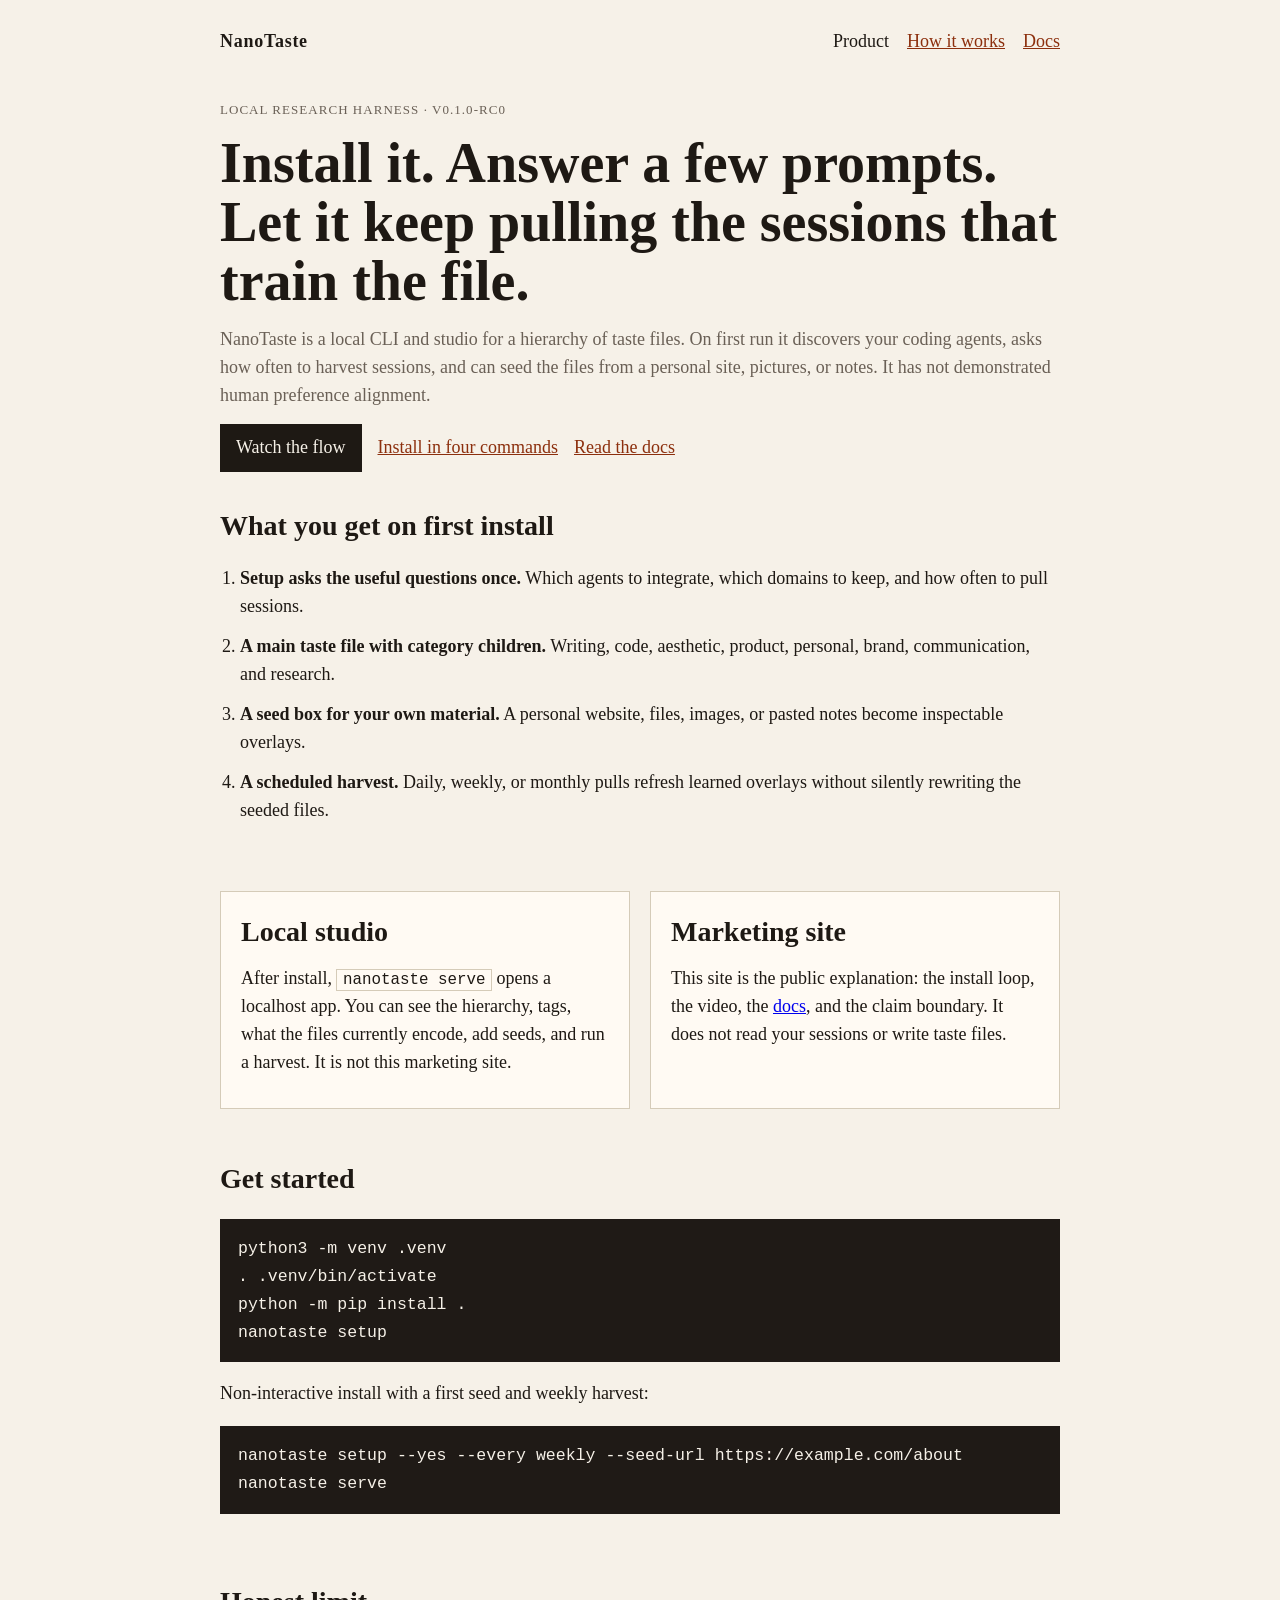
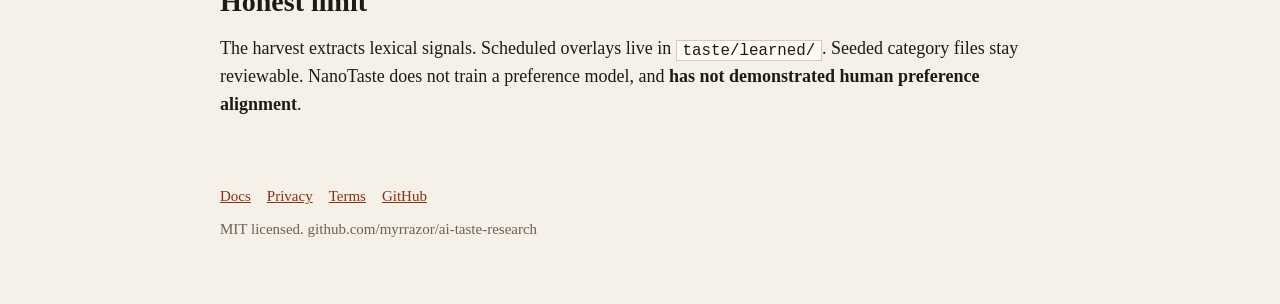
<file: website/index.html>
<!DOCTYPE html>
<html lang="en">
<head>
  <meta charset="utf-8">
  <meta name="viewport" content="width=device-width, initial-scale=1">
  <title>NanoTaste — a local taste file that keeps getting more specific</title>
  <meta name="description" content="A local Python CLI and localhost studio for a hierarchy of taste files. Setup discovers your coding agents, harvests opted-in sessions, and scores drafts with a deterministic critic. It has not demonstrated human preference alignment.">
  <meta name="color-scheme" content="light">
  <meta name="theme-color" content="#f6f1e8">
  <meta name="robots" content="index, follow">
  <link rel="canonical" href="https://nanotaste.vercel.app/">
  <link rel="icon" href="favicon.svg" type="image/svg+xml">
  <link rel="stylesheet" href="styles.css">
  <meta property="og:type" content="website">
  <meta property="og:url" content="https://nanotaste.vercel.app/">
  <meta property="og:title" content="NanoTaste — a local taste file that keeps getting more specific">
  <meta property="og:description" content="Install it. Answer a few prompts. Let it keep pulling the sessions that train the file. Local only. Not a preference model.">
  <meta property="og:image" content="https://nanotaste.vercel.app/assets/studio-overview.png">
  <meta name="twitter:card" content="summary_large_image">
  <meta name="twitter:title" content="NanoTaste — a local taste file that keeps getting more specific">
  <meta name="twitter:description" content="Install it. Answer a few prompts. Let it keep pulling the sessions that train the file. Local only. Not a preference model.">
  <script type="application/ld+json">
  {
    "@context": "https://schema.org",
    "@type": "SoftwareApplication",
    "name": "NanoTaste",
    "alternateName": "ai-taste-research",
    "applicationCategory": "DeveloperApplication",
    "operatingSystem": "macOS, Linux, Windows (Python 3.11+)",
    "softwareVersion": "0.1.0-rc0",
    "license": "https://github.com/myrrazor/ai-taste-research/blob/main/LICENSE",
    "url": "https://nanotaste.vercel.app/",
    "downloadUrl": "https://github.com/myrrazor/ai-taste-research",
    "offers": { "@type": "Offer", "price": "0", "priceCurrency": "USD" },
    "author": {
      "@type": "Organization",
      "name": "NanoTaste contributors",
      "url": "https://github.com/myrrazor/ai-taste-research"
    }
  }
  </script>
</head>
<body>
  <a class="skip-link" href="#main">Skip to content</a>
  <header>
    <p class="mark"><a href="index.html">NanoTaste</a></p>
    <nav aria-label="Primary">
      <a href="index.html" aria-current="page">Product</a>
      <a href="how-it-works.html">How it works</a>
      <a href="docs.html">Docs</a>
    </nav>
  </header>
  <main id="main">
    <section class="hero">
      <p class="kicker">Local research harness · v0.1.0-rc0</p>
      <h1>Install it. Answer a few prompts. Let it keep pulling the sessions that train the file.</h1>
      <p class="lede">
        NanoTaste is a local CLI and studio for a hierarchy of taste files.
        On first run it discovers your coding agents, asks how often to harvest
        sessions, and can seed the files from a personal site, pictures, or notes.
        It has not demonstrated human preference alignment.
      </p>
      <div class="row">
        <a class="primary" href="how-it-works.html">Watch the flow</a>
        <a href="#install">Install in four commands</a>
        <a href="docs.html">Read the docs</a>
      </div>
    </section>
    <section>
      <h2>What you get on first install</h2>
      <ol class="steps">
        <li><strong>Setup asks the useful questions once.</strong> Which agents to integrate, which domains to keep, and how often to pull sessions.</li>
        <li><strong>A main taste file with category children.</strong> Writing, code, aesthetic, product, personal, brand, communication, and research.</li>
        <li><strong>A seed box for your own material.</strong> A personal website, files, images, or pasted notes become inspectable overlays.</li>
        <li><strong>A scheduled harvest.</strong> Daily, weekly, or monthly pulls refresh learned overlays without silently rewriting the seeded files.</li>
      </ol>
    </section>
    <section class="split">
      <article>
        <h2>Local studio</h2>
        <p>After install, <code>nanotaste serve</code> opens a localhost app. You can see the hierarchy, tags, what the files currently encode, add seeds, and run a harvest. It is not this marketing site.</p>
      </article>
      <article>
        <h2>Marketing site</h2>
        <p>This site is the public explanation: the install loop, the video, the <a href="docs.html">docs</a>, and the claim boundary. It does not read your sessions or write taste files.</p>
      </article>
    </section>
    <section id="install">
      <h2>Get started</h2>
      <pre><code>python3 -m venv .venv
. .venv/bin/activate
python -m pip install .
nanotaste setup</code></pre>
      <p>Non-interactive install with a first seed and weekly harvest:</p>
      <pre><code>nanotaste setup --yes --every weekly --seed-url https://example.com/about
nanotaste serve</code></pre>
    </section>
    <section>
      <h2>Honest limit</h2>
      <p>The harvest extracts lexical signals. Scheduled overlays live in <code>taste/learned/</code>. Seeded category files stay reviewable. NanoTaste does not train a preference model, and <strong>has not demonstrated human preference alignment</strong>.</p>
    </section>
  </main>
  <footer>
    <nav aria-label="Footer">
      <a href="docs.html">Docs</a>
      <a href="privacy.html">Privacy</a>
      <a href="terms.html">Terms</a>
      <a href="https://github.com/myrrazor/ai-taste-research">GitHub</a>
    </nav>
    <p>MIT licensed. github.com/myrrazor/ai-taste-research</p>
  </footer>
</body>
</html>
</file>
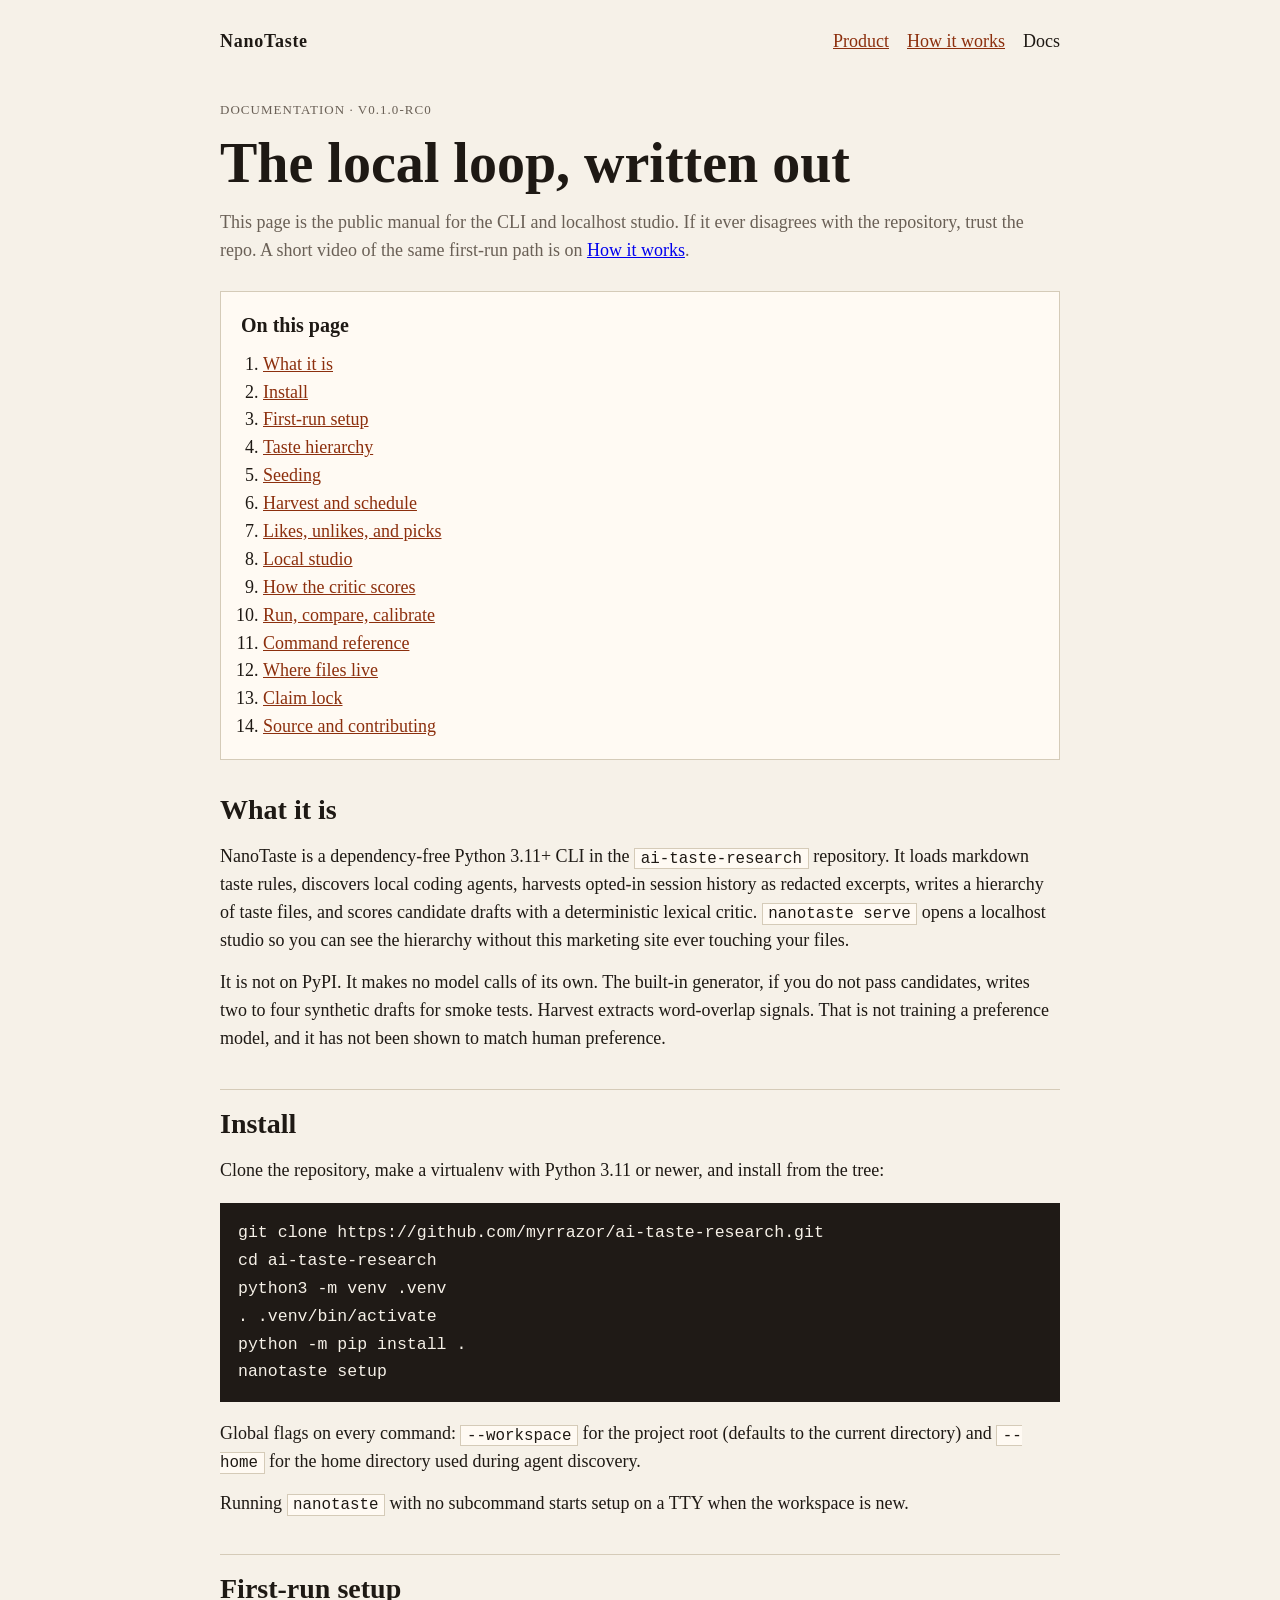
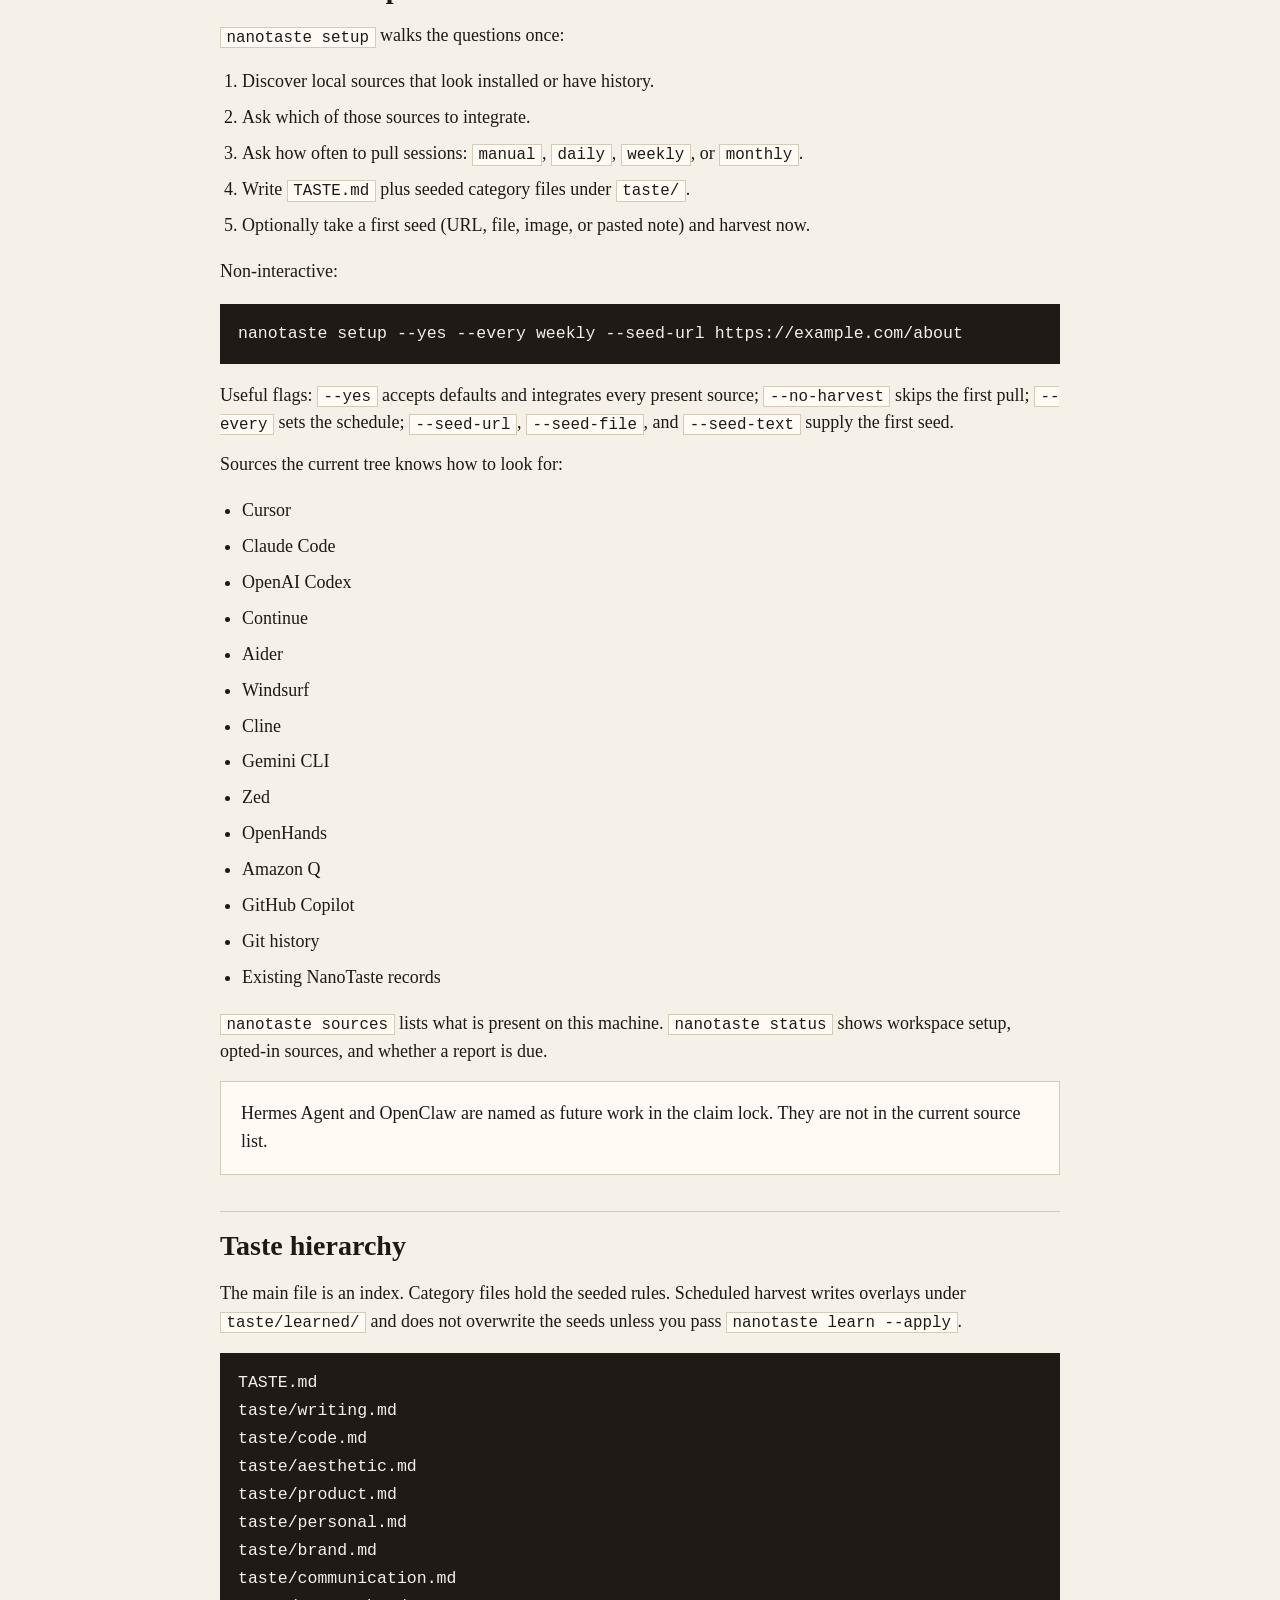
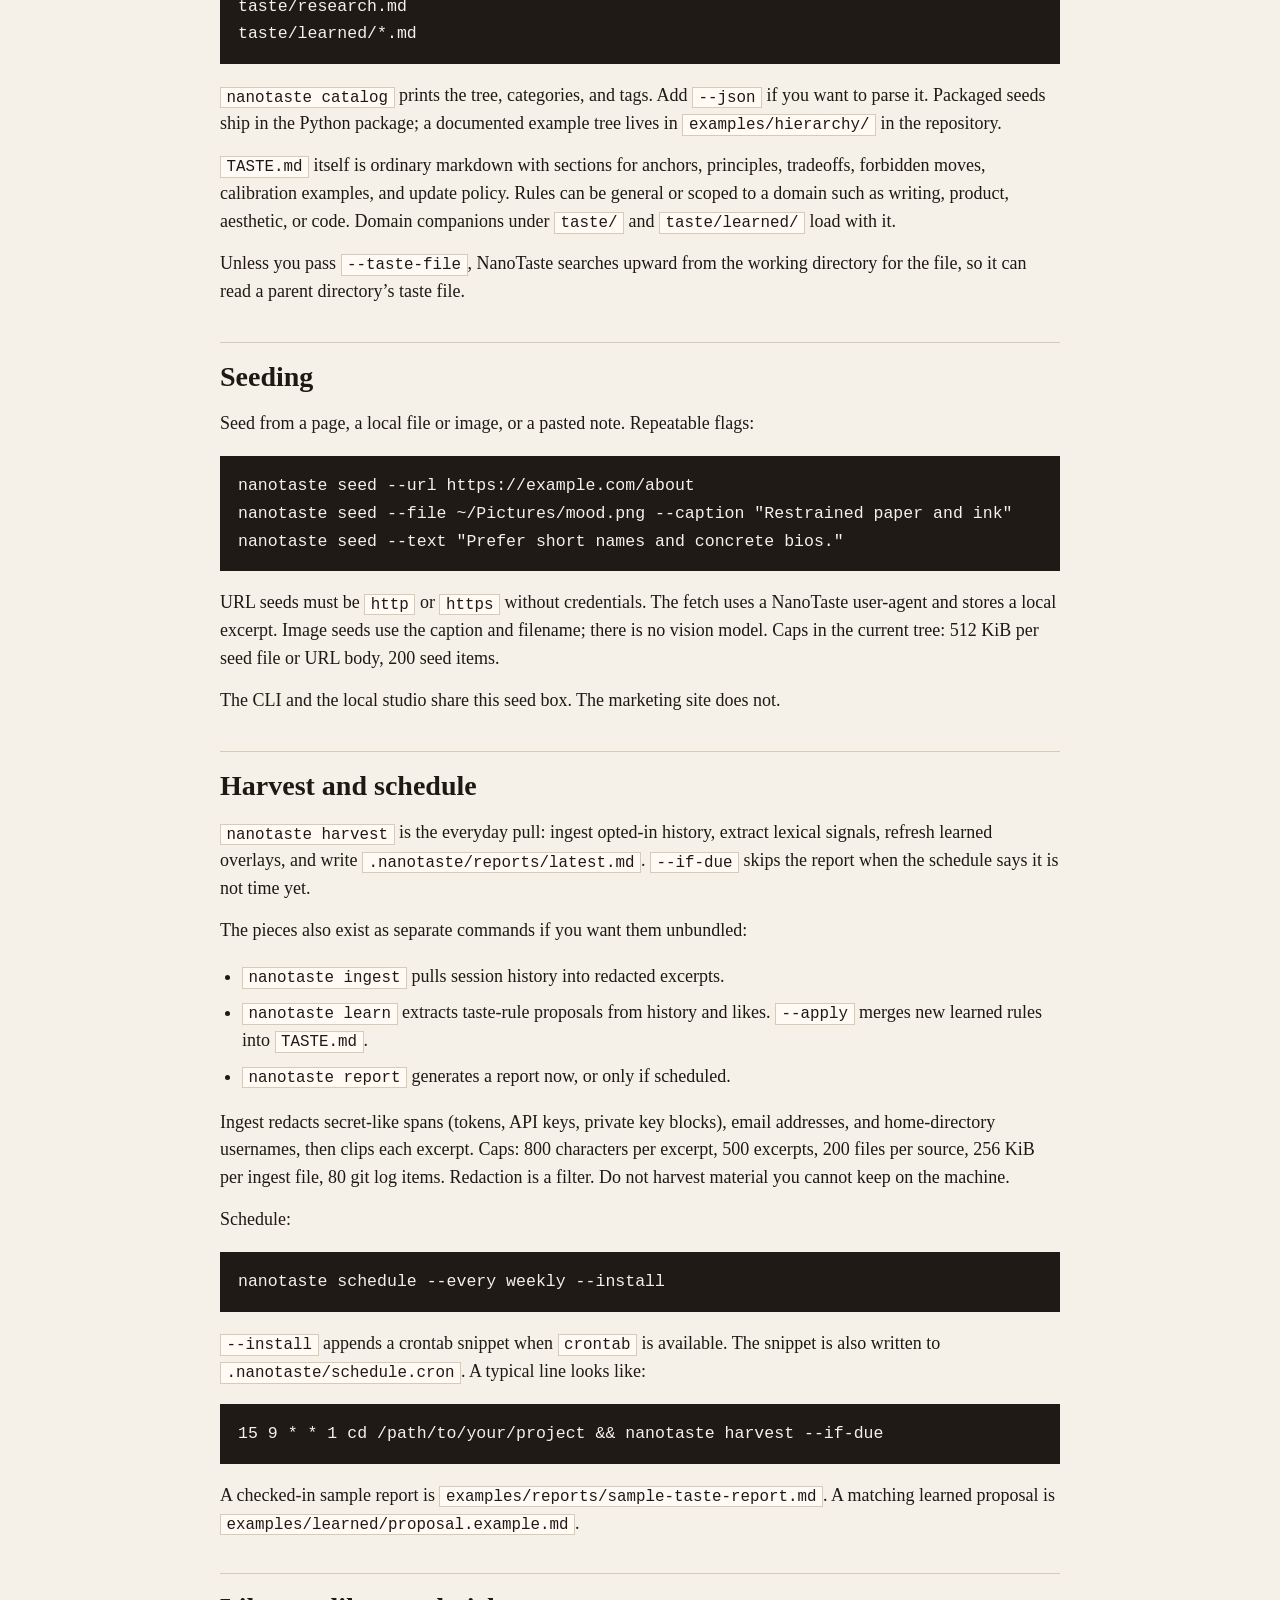
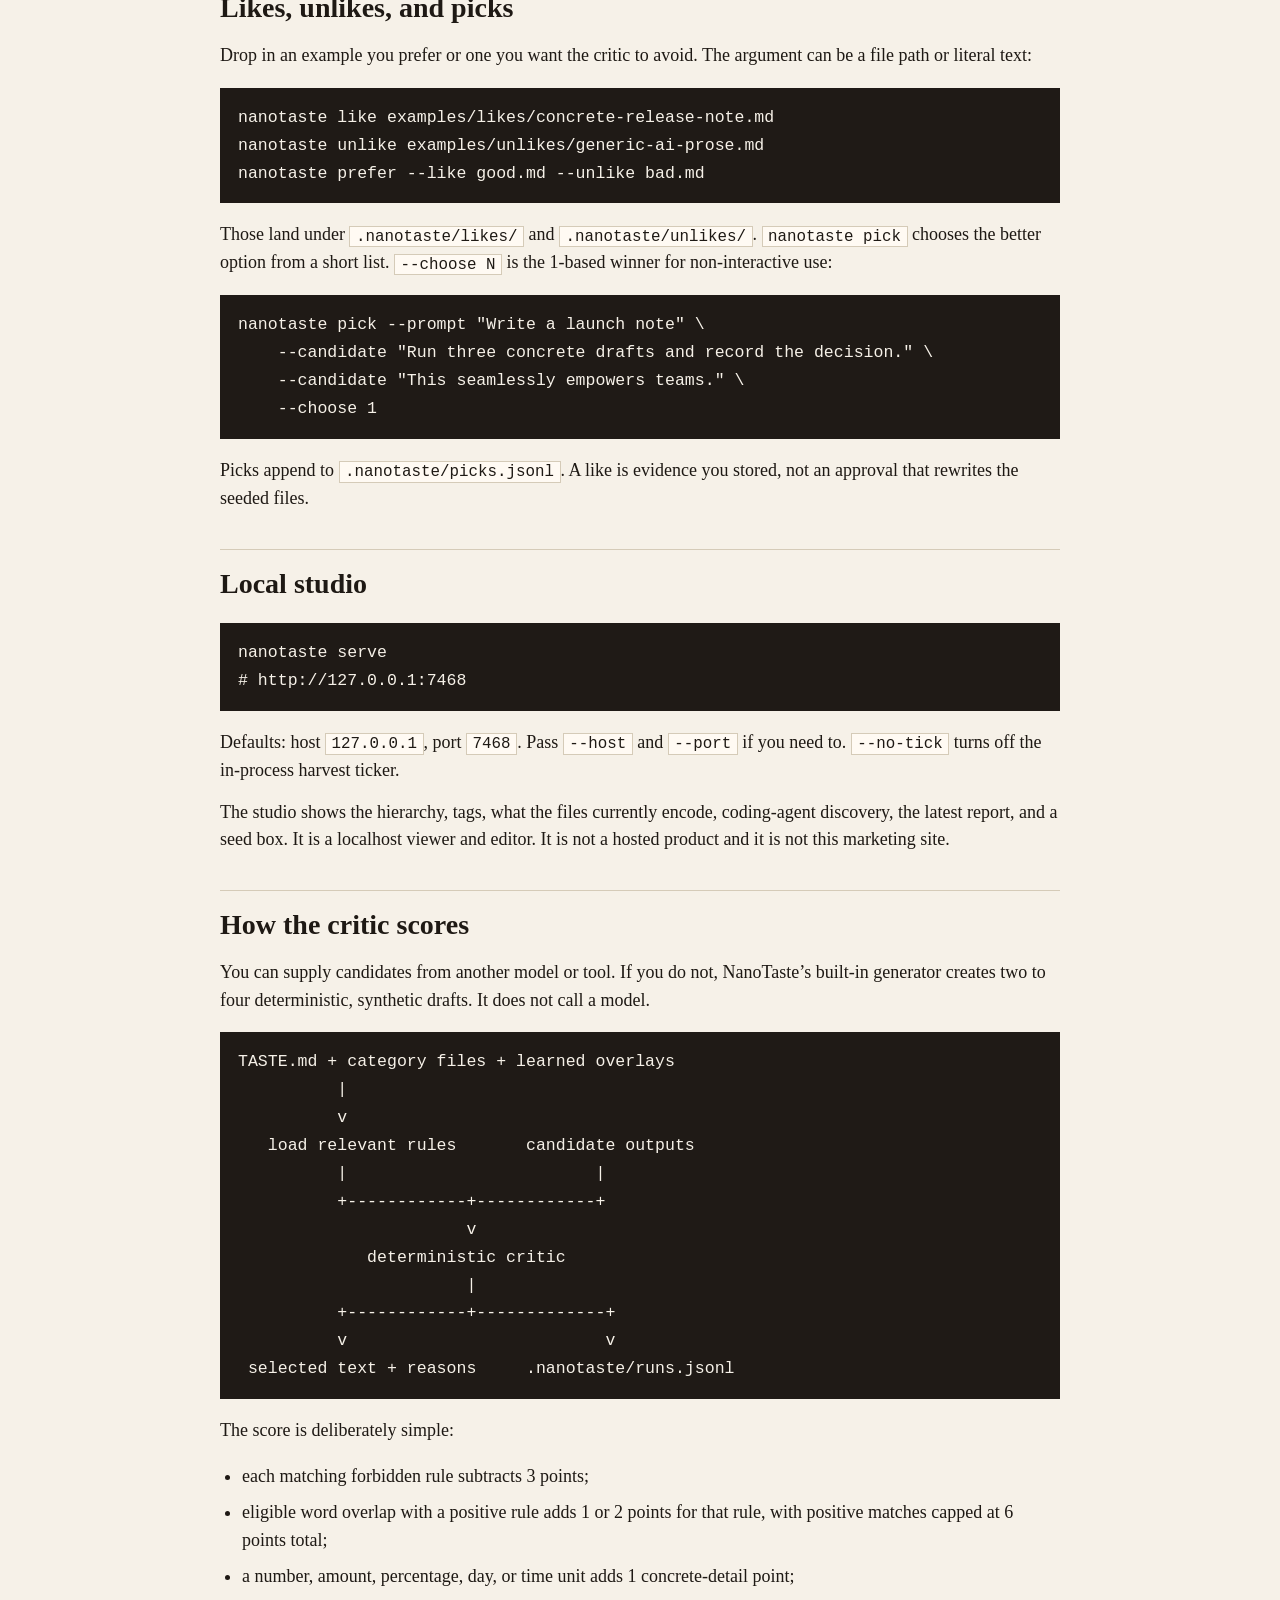
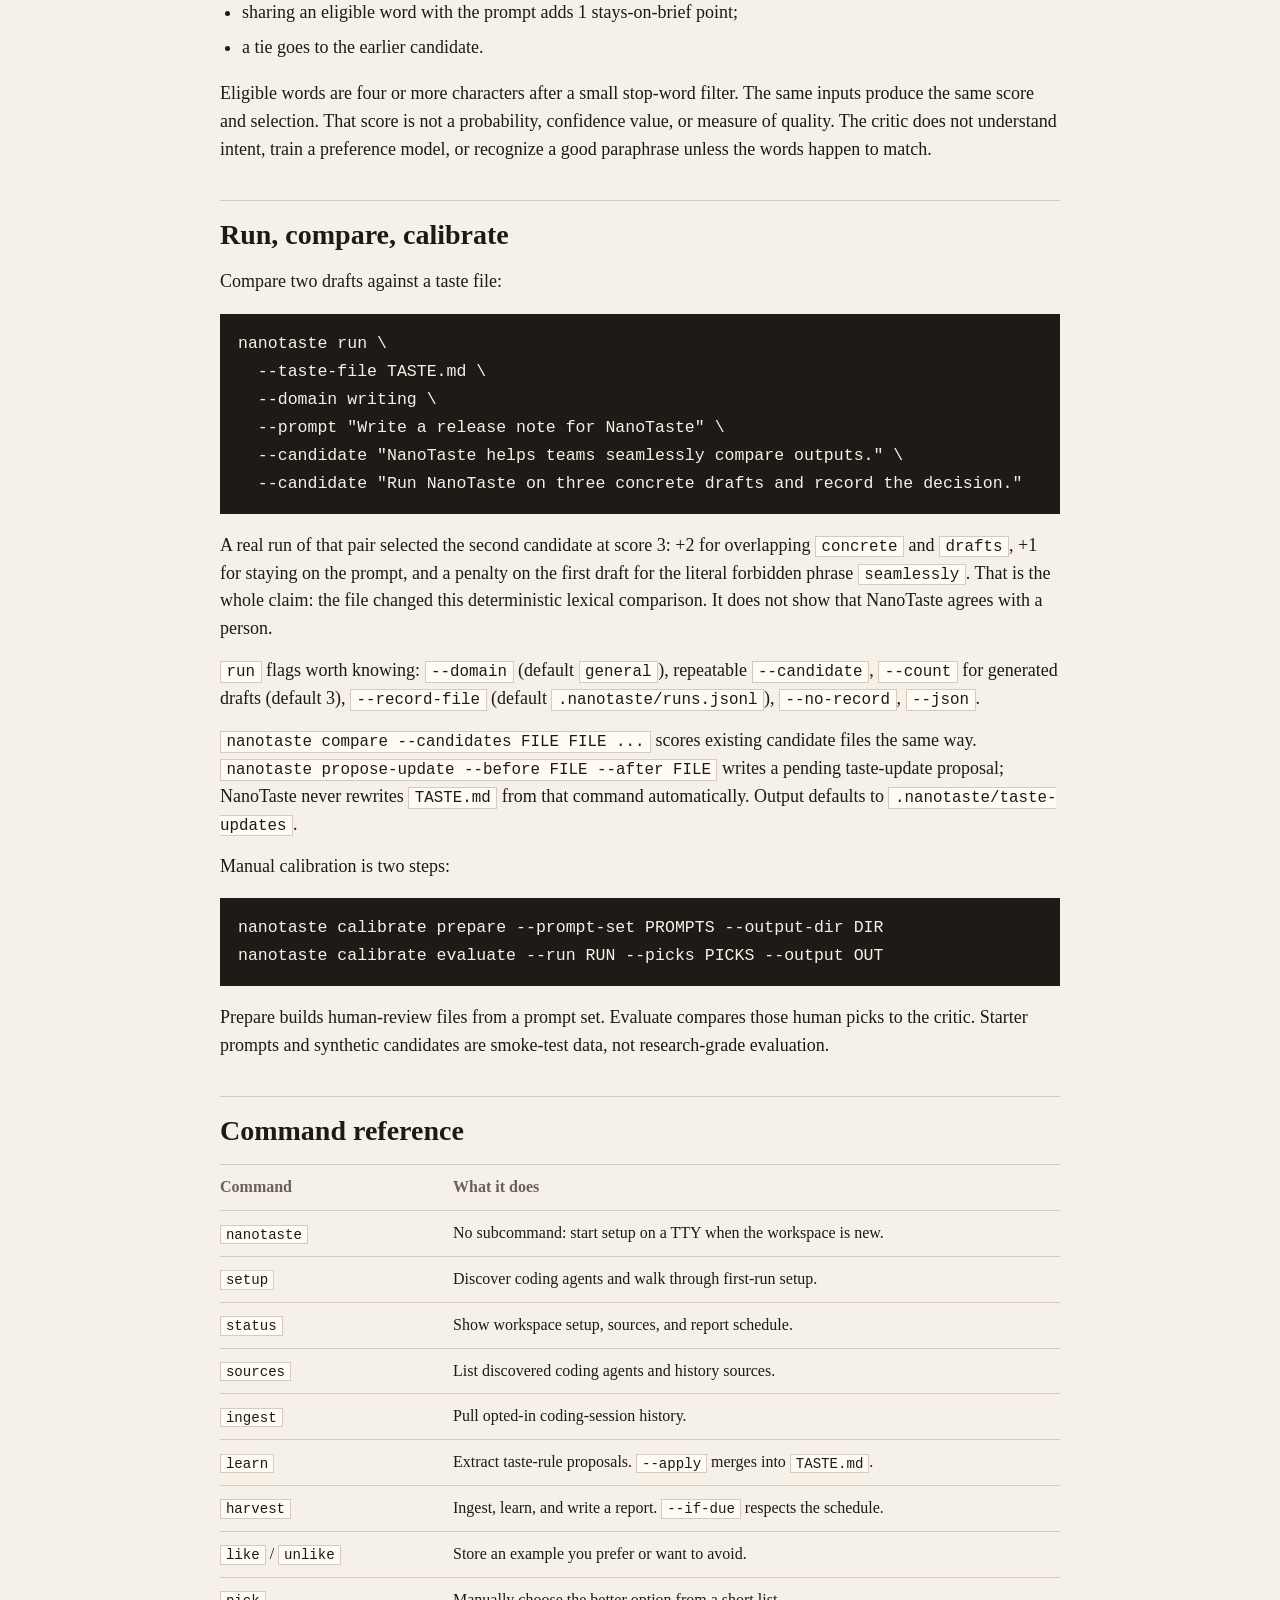
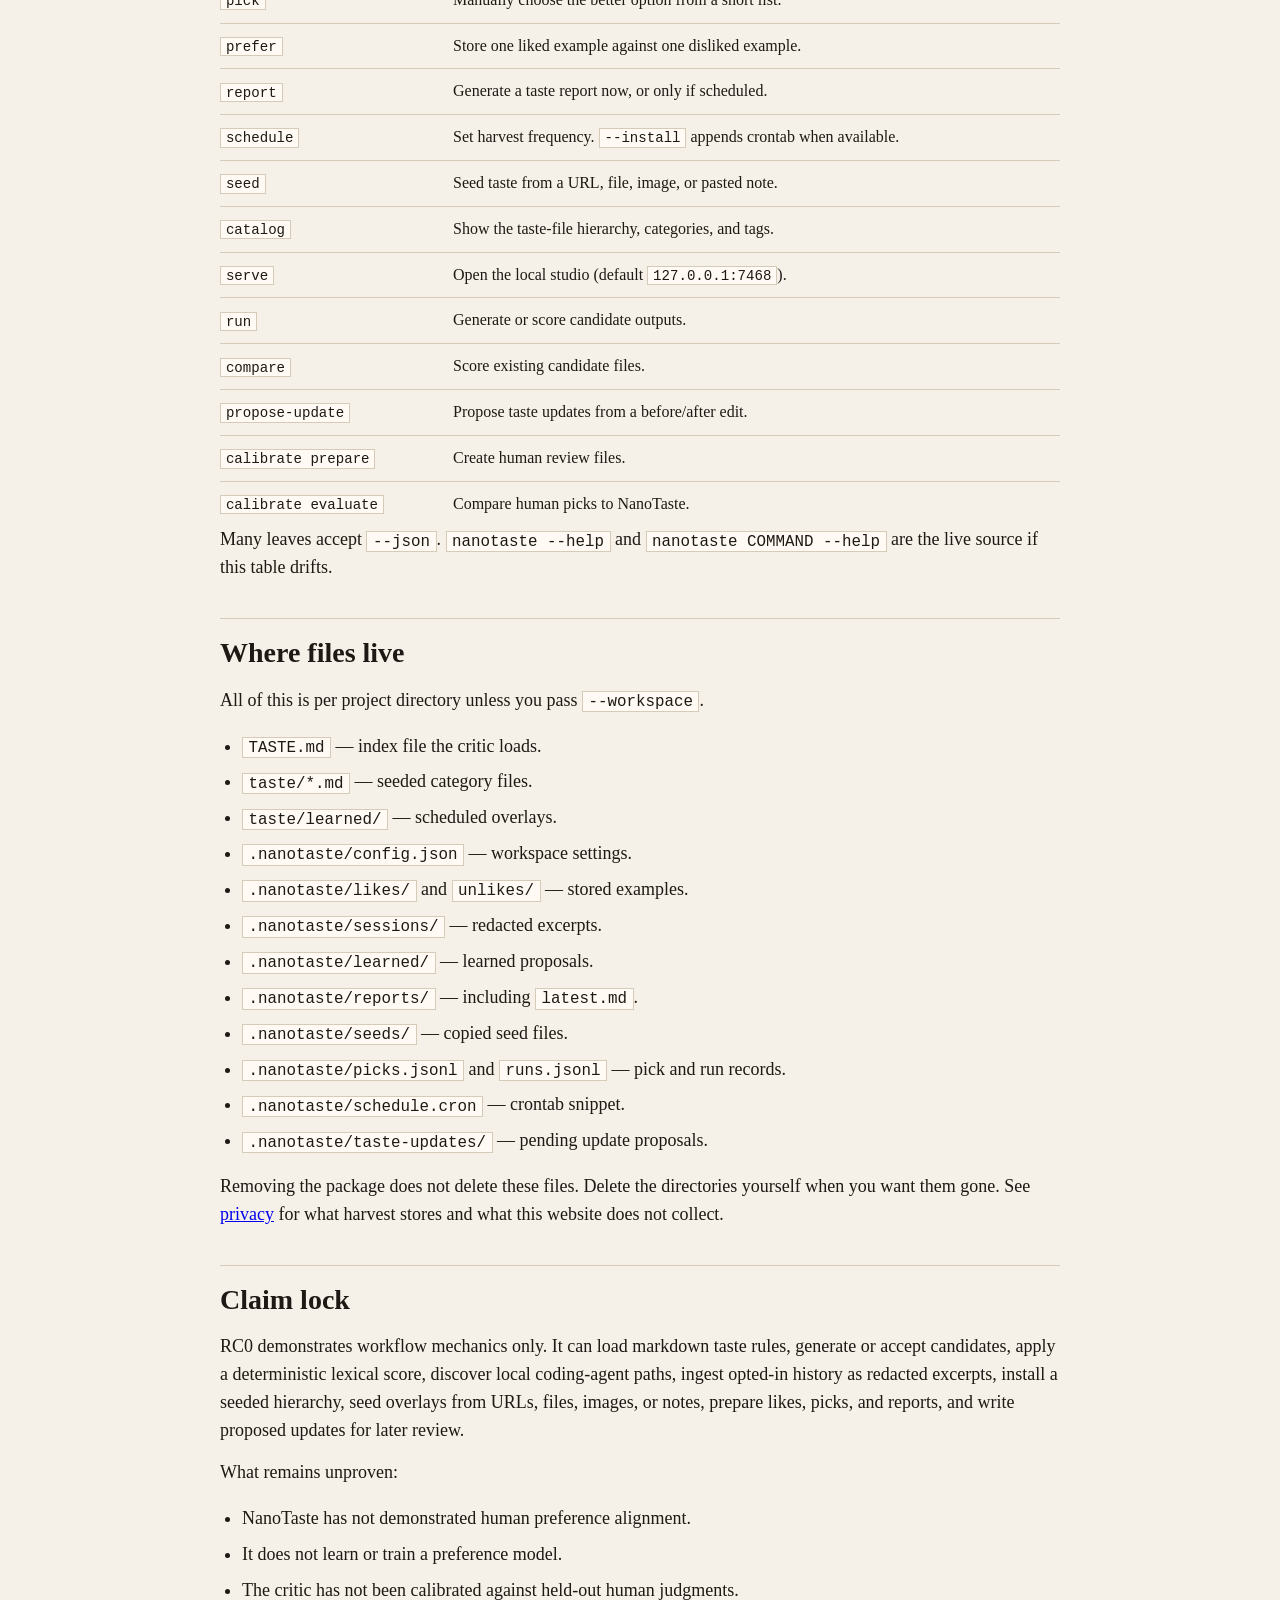
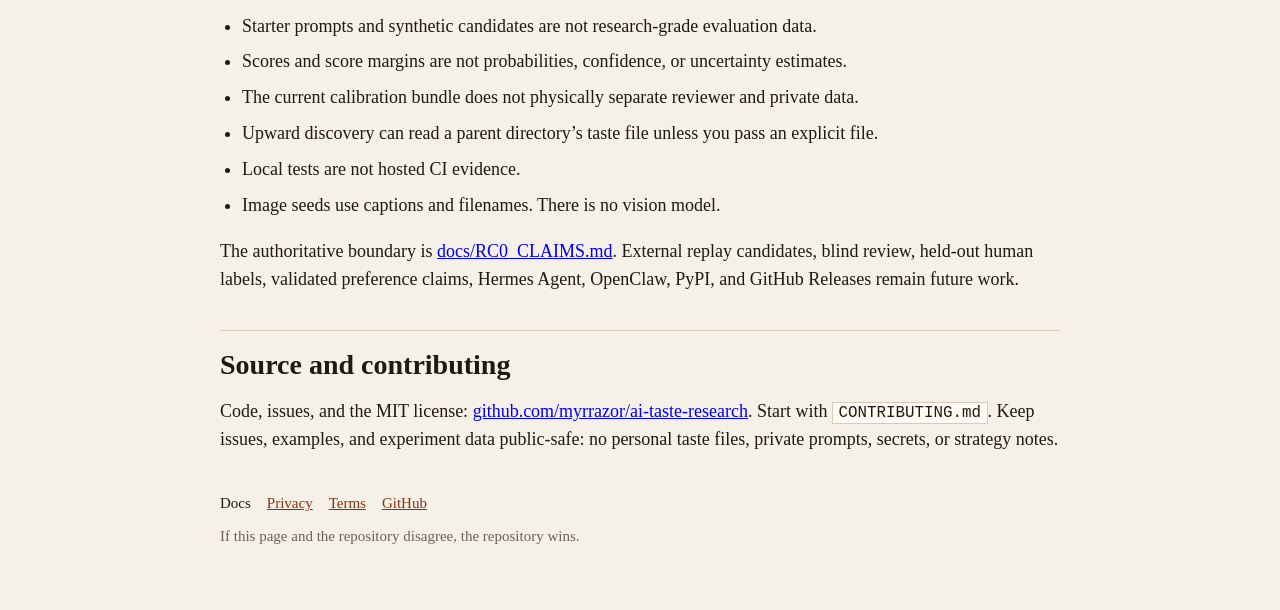
<file: website/docs.html>
<!DOCTYPE html>
<html lang="en">
<head>
  <meta charset="utf-8">
  <meta name="viewport" content="width=device-width, initial-scale=1">
  <title>NanoTaste docs — setup, harvest, studio, scoring</title>
  <meta name="description" content="How to install NanoTaste, run first-run setup, seed a taste hierarchy, harvest local coding sessions, open the localhost studio, and score drafts with the deterministic critic.">
  <meta name="color-scheme" content="light">
  <meta name="theme-color" content="#f6f1e8">
  <meta name="robots" content="index, follow">
  <link rel="canonical" href="https://nanotaste.vercel.app/docs">
  <link rel="icon" href="favicon.svg" type="image/svg+xml">
  <link rel="stylesheet" href="styles.css">
  <meta property="og:type" content="article">
  <meta property="og:url" content="https://nanotaste.vercel.app/docs">
  <meta property="og:title" content="NanoTaste docs — setup, harvest, studio, scoring">
  <meta property="og:description" content="Install from a clone, run setup, harvest opted-in sessions, open the local studio, and score drafts. Claim lock included.">
  <meta property="og:image" content="https://nanotaste.vercel.app/assets/studio-overview.png">
  <script type="application/ld+json">
  {
    "@context": "https://schema.org",
    "@type": "TechArticle",
    "headline": "NanoTaste docs",
    "description": "Install, first-run setup, taste hierarchy, harvest, studio, scoring, and the RC0 claim lock.",
    "url": "https://nanotaste.vercel.app/docs",
    "dateModified": "2026-09-16",
    "author": {
      "@type": "Organization",
      "name": "NanoTaste contributors",
      "url": "https://github.com/myrrazor/ai-taste-research"
    }
  }
  </script>
</head>
<body>
  <a class="skip-link" href="#main">Skip to content</a>
  <header>
    <p class="mark"><a href="index.html">NanoTaste</a></p>
    <nav aria-label="Primary">
      <a href="index.html">Product</a>
      <a href="how-it-works.html">How it works</a>
      <a href="docs.html" aria-current="page">Docs</a>
    </nav>
  </header>
  <main id="main">
    <div class="hero">
      <p class="kicker">Documentation · v0.1.0-rc0</p>
      <h1>The local loop, written out</h1>
      <p class="lede">This page is the public manual for the CLI and localhost studio. If it ever disagrees with the repository, trust the repo. A short video of the same first-run path is on <a href="how-it-works.html">How it works</a>.</p>
    </div>

    <nav class="toc" aria-label="On this page">
      <h2>On this page</h2>
      <ol>
        <li><a href="#what">What it is</a></li>
        <li><a href="#install">Install</a></li>
        <li><a href="#setup">First-run setup</a></li>
        <li><a href="#hierarchy">Taste hierarchy</a></li>
        <li><a href="#seed">Seeding</a></li>
        <li><a href="#harvest">Harvest and schedule</a></li>
        <li><a href="#likes">Likes, unlikes, and picks</a></li>
        <li><a href="#studio">Local studio</a></li>
        <li><a href="#critic">How the critic scores</a></li>
        <li><a href="#run">Run, compare, calibrate</a></li>
        <li><a href="#commands">Command reference</a></li>
        <li><a href="#files">Where files live</a></li>
        <li><a href="#claims">Claim lock</a></li>
        <li><a href="#source">Source and contributing</a></li>
      </ol>
    </nav>

    <article class="doc">
      <h2 id="what">What it is</h2>
      <p>NanoTaste is a dependency-free Python 3.11+ CLI in the <code>ai-taste-research</code> repository. It loads markdown taste rules, discovers local coding agents, harvests opted-in session history as redacted excerpts, writes a hierarchy of taste files, and scores candidate drafts with a deterministic lexical critic. <code>nanotaste serve</code> opens a localhost studio so you can see the hierarchy without this marketing site ever touching your files.</p>
      <p>It is not on PyPI. It makes no model calls of its own. The built-in generator, if you do not pass candidates, writes two to four synthetic drafts for smoke tests. Harvest extracts word-overlap signals. That is not training a preference model, and it has not been shown to match human preference.</p>

      <h2 id="install">Install</h2>
      <p>Clone the repository, make a virtualenv with Python 3.11 or newer, and install from the tree:</p>
      <pre><code>git clone https://github.com/myrrazor/ai-taste-research.git
cd ai-taste-research
python3 -m venv .venv
. .venv/bin/activate
python -m pip install .
nanotaste setup</code></pre>
      <p>Global flags on every command: <code>--workspace</code> for the project root (defaults to the current directory) and <code>--home</code> for the home directory used during agent discovery.</p>
      <p>Running <code>nanotaste</code> with no subcommand starts setup on a TTY when the workspace is new.</p>

      <h2 id="setup">First-run setup</h2>
      <p><code>nanotaste setup</code> walks the questions once:</p>
      <ol>
        <li>Discover local sources that look installed or have history.</li>
        <li>Ask which of those sources to integrate.</li>
        <li>Ask how often to pull sessions: <code>manual</code>, <code>daily</code>, <code>weekly</code>, or <code>monthly</code>.</li>
        <li>Write <code>TASTE.md</code> plus seeded category files under <code>taste/</code>.</li>
        <li>Optionally take a first seed (URL, file, image, or pasted note) and harvest now.</li>
      </ol>
      <p>Non-interactive:</p>
      <pre><code>nanotaste setup --yes --every weekly --seed-url https://example.com/about</code></pre>
      <p>Useful flags: <code>--yes</code> accepts defaults and integrates every present source; <code>--no-harvest</code> skips the first pull; <code>--every</code> sets the schedule; <code>--seed-url</code>, <code>--seed-file</code>, and <code>--seed-text</code> supply the first seed.</p>
      <p>Sources the current tree knows how to look for:</p>
      <ul>
        <li>Cursor</li>
        <li>Claude Code</li>
        <li>OpenAI Codex</li>
        <li>Continue</li>
        <li>Aider</li>
        <li>Windsurf</li>
        <li>Cline</li>
        <li>Gemini CLI</li>
        <li>Zed</li>
        <li>OpenHands</li>
        <li>Amazon Q</li>
        <li>GitHub Copilot</li>
        <li>Git history</li>
        <li>Existing NanoTaste records</li>
      </ul>
      <p><code>nanotaste sources</code> lists what is present on this machine. <code>nanotaste status</code> shows workspace setup, opted-in sources, and whether a report is due.</p>
      <div class="note">
        <p>Hermes Agent and OpenClaw are named as future work in the claim lock. They are not in the current source list.</p>
      </div>

      <h2 id="hierarchy">Taste hierarchy</h2>
      <p>The main file is an index. Category files hold the seeded rules. Scheduled harvest writes overlays under <code>taste/learned/</code> and does not overwrite the seeds unless you pass <code>nanotaste learn --apply</code>.</p>
      <pre><code>TASTE.md
taste/writing.md
taste/code.md
taste/aesthetic.md
taste/product.md
taste/personal.md
taste/brand.md
taste/communication.md
taste/research.md
taste/learned/*.md</code></pre>
      <p><code>nanotaste catalog</code> prints the tree, categories, and tags. Add <code>--json</code> if you want to parse it. Packaged seeds ship in the Python package; a documented example tree lives in <code>examples/hierarchy/</code> in the repository.</p>
      <p><code>TASTE.md</code> itself is ordinary markdown with sections for anchors, principles, tradeoffs, forbidden moves, calibration examples, and update policy. Rules can be general or scoped to a domain such as writing, product, aesthetic, or code. Domain companions under <code>taste/</code> and <code>taste/learned/</code> load with it.</p>
      <p>Unless you pass <code>--taste-file</code>, NanoTaste searches upward from the working directory for the file, so it can read a parent directory’s taste file.</p>

      <h2 id="seed">Seeding</h2>
      <p>Seed from a page, a local file or image, or a pasted note. Repeatable flags:</p>
      <pre><code>nanotaste seed --url https://example.com/about
nanotaste seed --file ~/Pictures/mood.png --caption "Restrained paper and ink"
nanotaste seed --text "Prefer short names and concrete bios."</code></pre>
      <p>URL seeds must be <code>http</code> or <code>https</code> without credentials. The fetch uses a NanoTaste user-agent and stores a local excerpt. Image seeds use the caption and filename; there is no vision model. Caps in the current tree: 512&nbsp;KiB per seed file or URL body, 200 seed items.</p>
      <p>The CLI and the local studio share this seed box. The marketing site does not.</p>

      <h2 id="harvest">Harvest and schedule</h2>
      <p><code>nanotaste harvest</code> is the everyday pull: ingest opted-in history, extract lexical signals, refresh learned overlays, and write <code>.nanotaste/reports/latest.md</code>. <code>--if-due</code> skips the report when the schedule says it is not time yet.</p>
      <p>The pieces also exist as separate commands if you want them unbundled:</p>
      <ul>
        <li><code>nanotaste ingest</code> pulls session history into redacted excerpts.</li>
        <li><code>nanotaste learn</code> extracts taste-rule proposals from history and likes. <code>--apply</code> merges new learned rules into <code>TASTE.md</code>.</li>
        <li><code>nanotaste report</code> generates a report now, or only if scheduled.</li>
      </ul>
      <p>Ingest redacts secret-like spans (tokens, API keys, private key blocks), email addresses, and home-directory usernames, then clips each excerpt. Caps: 800 characters per excerpt, 500 excerpts, 200 files per source, 256&nbsp;KiB per ingest file, 80 git log items. Redaction is a filter. Do not harvest material you cannot keep on the machine.</p>
      <p>Schedule:</p>
      <pre><code>nanotaste schedule --every weekly --install</code></pre>
      <p><code>--install</code> appends a crontab snippet when <code>crontab</code> is available. The snippet is also written to <code>.nanotaste/schedule.cron</code>. A typical line looks like:</p>
      <pre><code>15 9 * * 1 cd /path/to/your/project &amp;&amp; nanotaste harvest --if-due</code></pre>
      <p>A checked-in sample report is <code>examples/reports/sample-taste-report.md</code>. A matching learned proposal is <code>examples/learned/proposal.example.md</code>.</p>

      <h2 id="likes">Likes, unlikes, and picks</h2>
      <p>Drop in an example you prefer or one you want the critic to avoid. The argument can be a file path or literal text:</p>
      <pre><code>nanotaste like examples/likes/concrete-release-note.md
nanotaste unlike examples/unlikes/generic-ai-prose.md
nanotaste prefer --like good.md --unlike bad.md</code></pre>
      <p>Those land under <code>.nanotaste/likes/</code> and <code>.nanotaste/unlikes/</code>. <code>nanotaste pick</code> chooses the better option from a short list. <code>--choose N</code> is the 1-based winner for non-interactive use:</p>
      <pre><code>nanotaste pick --prompt "Write a launch note" \
    --candidate "Run three concrete drafts and record the decision." \
    --candidate "This seamlessly empowers teams." \
    --choose 1</code></pre>
      <p>Picks append to <code>.nanotaste/picks.jsonl</code>. A like is evidence you stored, not an approval that rewrites the seeded files.</p>

      <h2 id="studio">Local studio</h2>
      <pre><code>nanotaste serve
# http://127.0.0.1:7468</code></pre>
      <p>Defaults: host <code>127.0.0.1</code>, port <code>7468</code>. Pass <code>--host</code> and <code>--port</code> if you need to. <code>--no-tick</code> turns off the in-process harvest ticker.</p>
      <p>The studio shows the hierarchy, tags, what the files currently encode, coding-agent discovery, the latest report, and a seed box. It is a localhost viewer and editor. It is not a hosted product and it is not this marketing site.</p>

      <h2 id="critic">How the critic scores</h2>
      <p>You can supply candidates from another model or tool. If you do not, NanoTaste’s built-in generator creates two to four deterministic, synthetic drafts. It does not call a model.</p>
      <pre><code>TASTE.md + category files + learned overlays
          |
          v
   load relevant rules       candidate outputs
          |                         |
          +------------+------------+
                       v
             deterministic critic
                       |
          +------------+-------------+
          v                          v
 selected text + reasons     .nanotaste/runs.jsonl</code></pre>
      <p>The score is deliberately simple:</p>
      <ul>
        <li>each matching forbidden rule subtracts 3 points;</li>
        <li>eligible word overlap with a positive rule adds 1 or 2 points for that rule, with positive matches capped at 6 points total;</li>
        <li>a number, amount, percentage, day, or time unit adds 1 concrete-detail point;</li>
        <li>sharing an eligible word with the prompt adds 1 stays-on-brief point;</li>
        <li>a tie goes to the earlier candidate.</li>
      </ul>
      <p>Eligible words are four or more characters after a small stop-word filter. The same inputs produce the same score and selection. That score is not a probability, confidence value, or measure of quality. The critic does not understand intent, train a preference model, or recognize a good paraphrase unless the words happen to match.</p>

      <h2 id="run">Run, compare, calibrate</h2>
      <p>Compare two drafts against a taste file:</p>
      <pre><code>nanotaste run \
  --taste-file TASTE.md \
  --domain writing \
  --prompt "Write a release note for NanoTaste" \
  --candidate "NanoTaste helps teams seamlessly compare outputs." \
  --candidate "Run NanoTaste on three concrete drafts and record the decision."</code></pre>
      <p>A real run of that pair selected the second candidate at score 3: +2 for overlapping <code>concrete</code> and <code>drafts</code>, +1 for staying on the prompt, and a penalty on the first draft for the literal forbidden phrase <code>seamlessly</code>. That is the whole claim: the file changed this deterministic lexical comparison. It does not show that NanoTaste agrees with a person.</p>
      <p><code>run</code> flags worth knowing: <code>--domain</code> (default <code>general</code>), repeatable <code>--candidate</code>, <code>--count</code> for generated drafts (default 3), <code>--record-file</code> (default <code>.nanotaste/runs.jsonl</code>), <code>--no-record</code>, <code>--json</code>.</p>
      <p><code>nanotaste compare --candidates FILE FILE ...</code> scores existing candidate files the same way. <code>nanotaste propose-update --before FILE --after FILE</code> writes a pending taste-update proposal; NanoTaste never rewrites <code>TASTE.md</code> from that command automatically. Output defaults to <code>.nanotaste/taste-updates</code>.</p>
      <p>Manual calibration is two steps:</p>
      <pre><code>nanotaste calibrate prepare --prompt-set PROMPTS --output-dir DIR
nanotaste calibrate evaluate --run RUN --picks PICKS --output OUT</code></pre>
      <p>Prepare builds human-review files from a prompt set. Evaluate compares those human picks to the critic. Starter prompts and synthetic candidates are smoke-test data, not research-grade evaluation.</p>

      <h2 id="commands">Command reference</h2>
      <table class="cmds">
        <thead>
          <tr><th>Command</th><th>What it does</th></tr>
        </thead>
        <tbody>
          <tr><td><code>nanotaste</code></td><td>No subcommand: start setup on a TTY when the workspace is new.</td></tr>
          <tr><td><code>setup</code></td><td>Discover coding agents and walk through first-run setup.</td></tr>
          <tr><td><code>status</code></td><td>Show workspace setup, sources, and report schedule.</td></tr>
          <tr><td><code>sources</code></td><td>List discovered coding agents and history sources.</td></tr>
          <tr><td><code>ingest</code></td><td>Pull opted-in coding-session history.</td></tr>
          <tr><td><code>learn</code></td><td>Extract taste-rule proposals. <code>--apply</code> merges into <code>TASTE.md</code>.</td></tr>
          <tr><td><code>harvest</code></td><td>Ingest, learn, and write a report. <code>--if-due</code> respects the schedule.</td></tr>
          <tr><td><code>like</code> / <code>unlike</code></td><td>Store an example you prefer or want to avoid.</td></tr>
          <tr><td><code>pick</code></td><td>Manually choose the better option from a short list.</td></tr>
          <tr><td><code>prefer</code></td><td>Store one liked example against one disliked example.</td></tr>
          <tr><td><code>report</code></td><td>Generate a taste report now, or only if scheduled.</td></tr>
          <tr><td><code>schedule</code></td><td>Set harvest frequency. <code>--install</code> appends crontab when available.</td></tr>
          <tr><td><code>seed</code></td><td>Seed taste from a URL, file, image, or pasted note.</td></tr>
          <tr><td><code>catalog</code></td><td>Show the taste-file hierarchy, categories, and tags.</td></tr>
          <tr><td><code>serve</code></td><td>Open the local studio (default <code>127.0.0.1:7468</code>).</td></tr>
          <tr><td><code>run</code></td><td>Generate or score candidate outputs.</td></tr>
          <tr><td><code>compare</code></td><td>Score existing candidate files.</td></tr>
          <tr><td><code>propose-update</code></td><td>Propose taste updates from a before/after edit.</td></tr>
          <tr><td><code>calibrate prepare</code></td><td>Create human review files.</td></tr>
          <tr><td><code>calibrate evaluate</code></td><td>Compare human picks to NanoTaste.</td></tr>
        </tbody>
      </table>
      <p>Many leaves accept <code>--json</code>. <code>nanotaste --help</code> and <code>nanotaste COMMAND --help</code> are the live source if this table drifts.</p>

      <h2 id="files">Where files live</h2>
      <p>All of this is per project directory unless you pass <code>--workspace</code>.</p>
      <ul>
        <li><code>TASTE.md</code> — index file the critic loads.</li>
        <li><code>taste/*.md</code> — seeded category files.</li>
        <li><code>taste/learned/</code> — scheduled overlays.</li>
        <li><code>.nanotaste/config.json</code> — workspace settings.</li>
        <li><code>.nanotaste/likes/</code> and <code>unlikes/</code> — stored examples.</li>
        <li><code>.nanotaste/sessions/</code> — redacted excerpts.</li>
        <li><code>.nanotaste/learned/</code> — learned proposals.</li>
        <li><code>.nanotaste/reports/</code> — including <code>latest.md</code>.</li>
        <li><code>.nanotaste/seeds/</code> — copied seed files.</li>
        <li><code>.nanotaste/picks.jsonl</code> and <code>runs.jsonl</code> — pick and run records.</li>
        <li><code>.nanotaste/schedule.cron</code> — crontab snippet.</li>
        <li><code>.nanotaste/taste-updates/</code> — pending update proposals.</li>
      </ul>
      <p>Removing the package does not delete these files. Delete the directories yourself when you want them gone. See <a href="privacy.html">privacy</a> for what harvest stores and what this website does not collect.</p>

      <h2 id="claims">Claim lock</h2>
      <p>RC0 demonstrates workflow mechanics only. It can load markdown taste rules, generate or accept candidates, apply a deterministic lexical score, discover local coding-agent paths, ingest opted-in history as redacted excerpts, install a seeded hierarchy, seed overlays from URLs, files, images, or notes, prepare likes, picks, and reports, and write proposed updates for later review.</p>
      <p>What remains unproven:</p>
      <ul>
        <li>NanoTaste has not demonstrated human preference alignment.</li>
        <li>It does not learn or train a preference model.</li>
        <li>The critic has not been calibrated against held-out human judgments.</li>
        <li>Starter prompts and synthetic candidates are not research-grade evaluation data.</li>
        <li>Scores and score margins are not probabilities, confidence, or uncertainty estimates.</li>
        <li>The current calibration bundle does not physically separate reviewer and private data.</li>
        <li>Upward discovery can read a parent directory’s taste file unless you pass an explicit file.</li>
        <li>Local tests are not hosted CI evidence.</li>
        <li>Image seeds use captions and filenames. There is no vision model.</li>
      </ul>
      <p>The authoritative boundary is <a href="https://github.com/myrrazor/ai-taste-research/blob/main/docs/RC0_CLAIMS.md">docs/RC0_CLAIMS.md</a>. External replay candidates, blind review, held-out human labels, validated preference claims, Hermes Agent, OpenClaw, PyPI, and GitHub Releases remain future work.</p>

      <h2 id="source">Source and contributing</h2>
      <p>Code, issues, and the MIT license: <a href="https://github.com/myrrazor/ai-taste-research">github.com/myrrazor/ai-taste-research</a>. Start with <code>CONTRIBUTING.md</code>. Keep issues, examples, and experiment data public-safe: no personal taste files, private prompts, secrets, or strategy notes.</p>
    </article>
  </main>
  <footer>
    <nav aria-label="Footer">
      <a href="docs.html" aria-current="page">Docs</a>
      <a href="privacy.html">Privacy</a>
      <a href="terms.html">Terms</a>
      <a href="https://github.com/myrrazor/ai-taste-research">GitHub</a>
    </nav>
    <p>If this page and the repository disagree, the repository wins.</p>
  </footer>
</body>
</html>
</file>
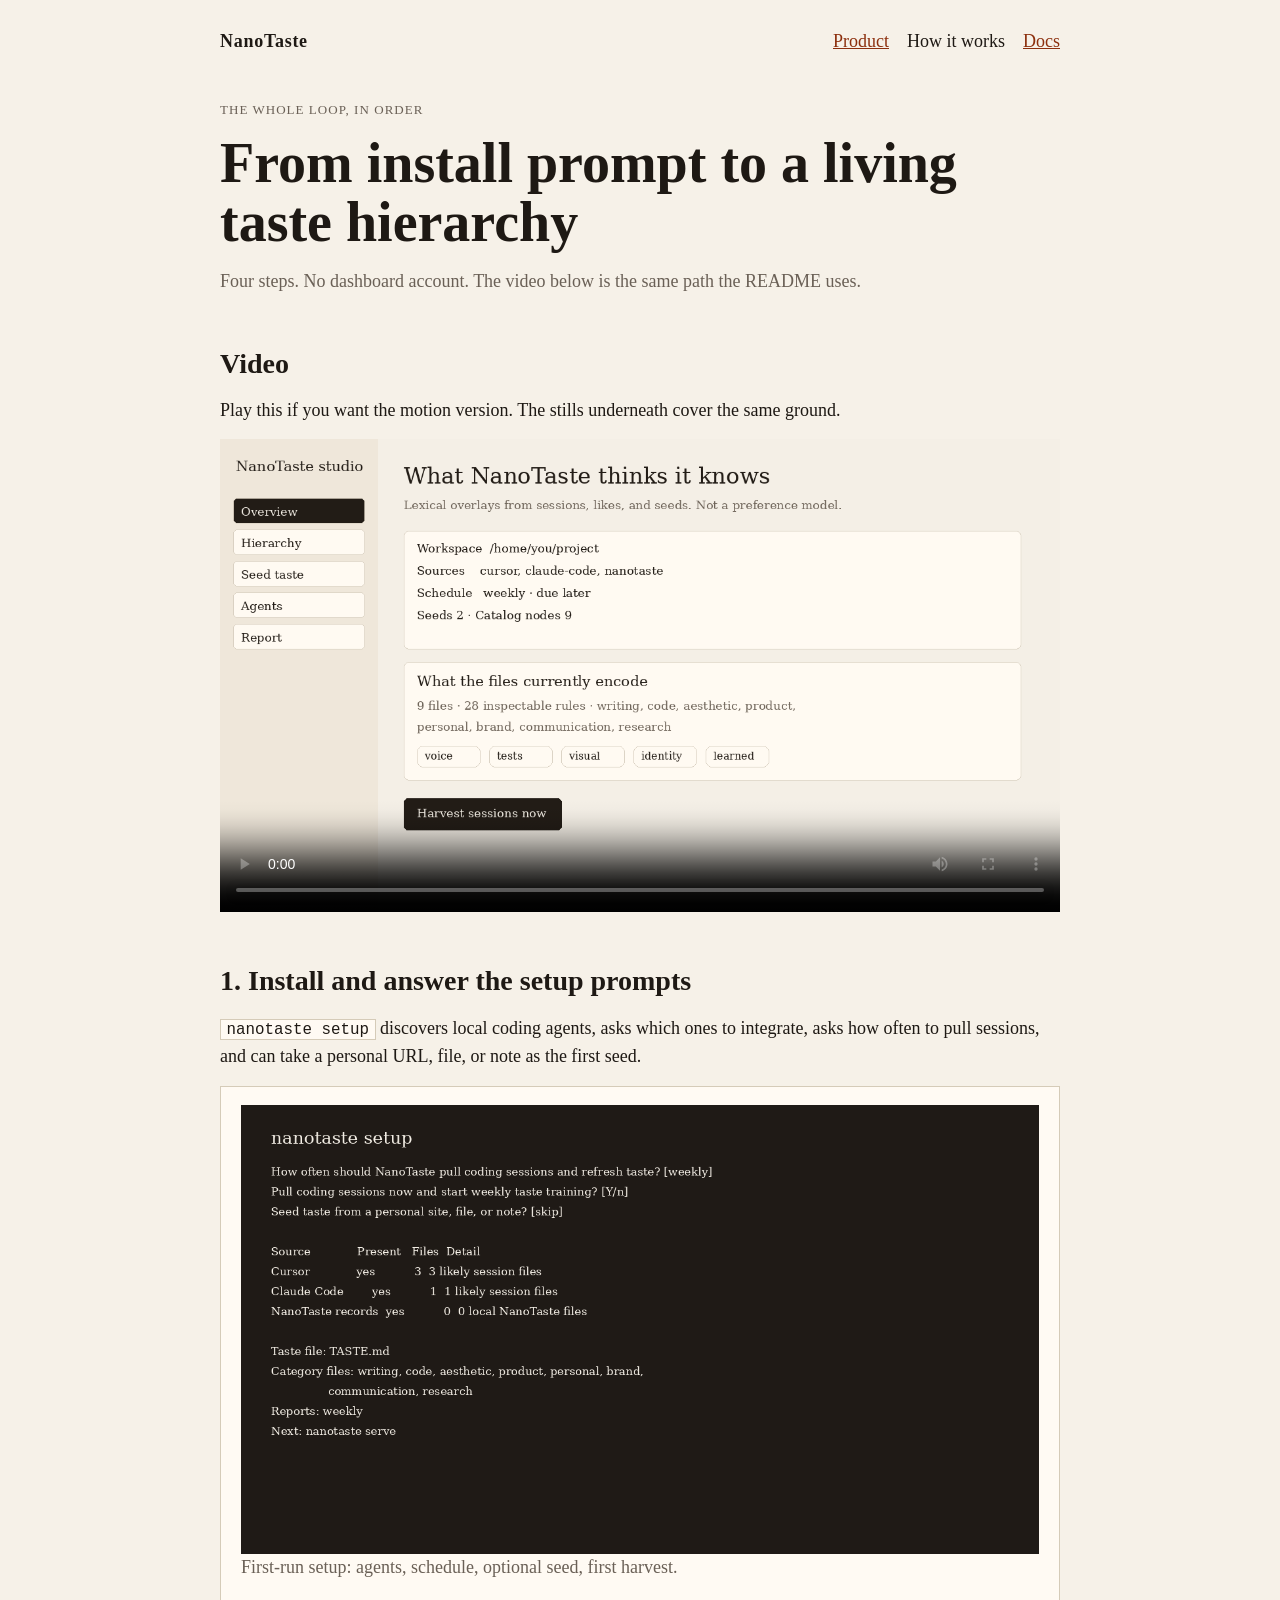
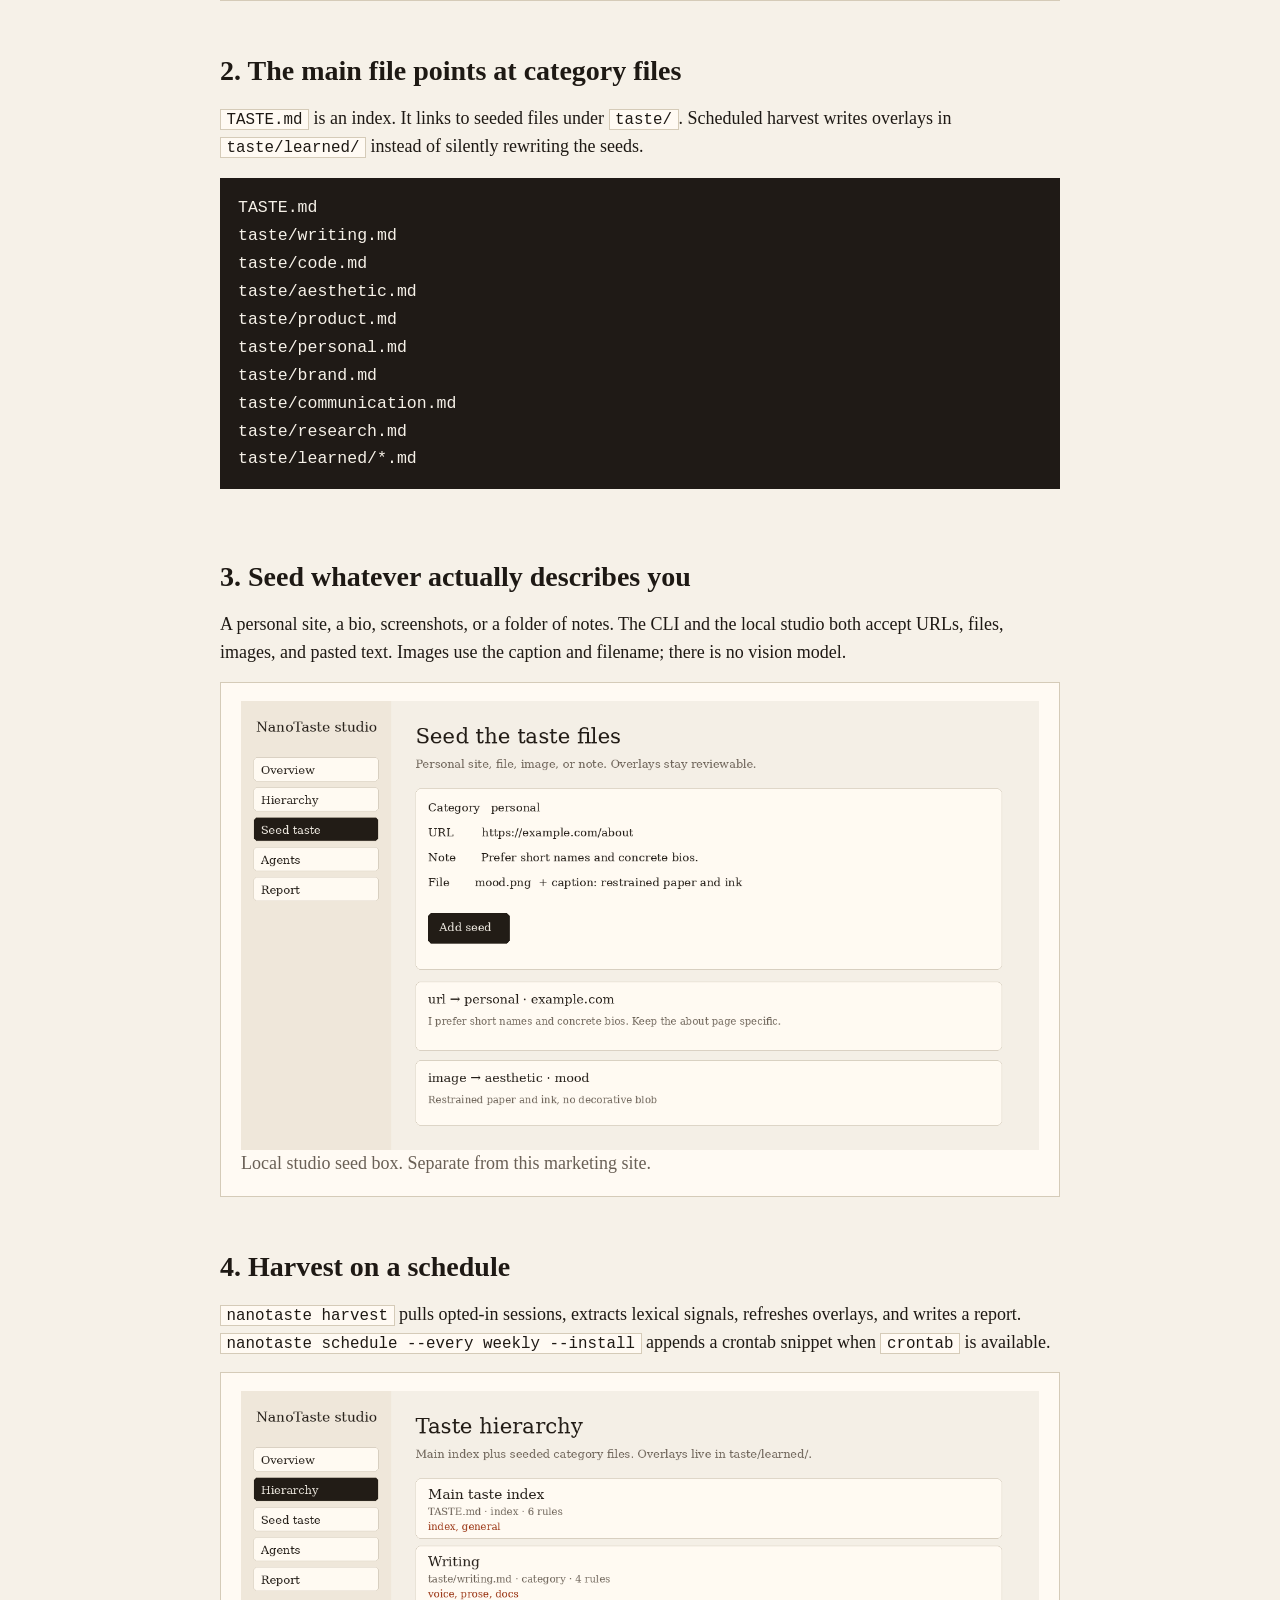
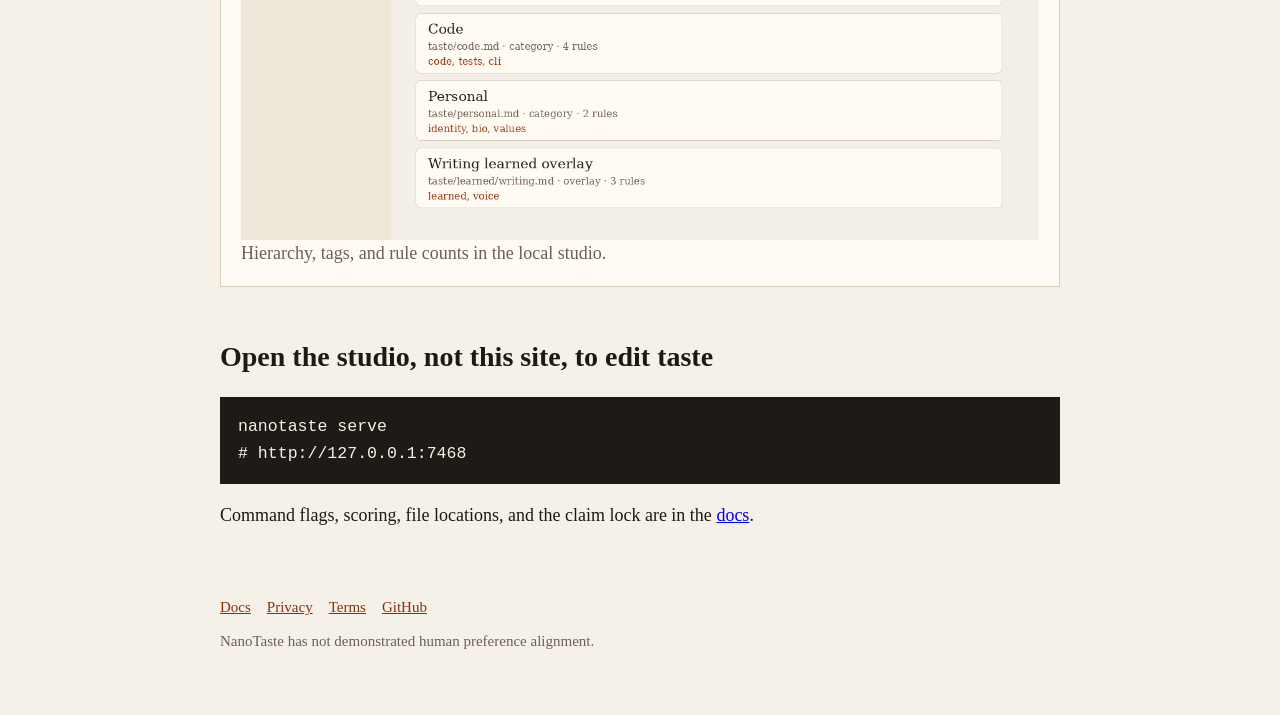
<file: website/how-it-works.html>
<!DOCTYPE html>
<html lang="en">
<head>
  <meta charset="utf-8">
  <meta name="viewport" content="width=device-width, initial-scale=1">
  <title>How NanoTaste creates taste</title>
  <meta name="description" content="The NanoTaste loop in order: setup discovers local coding agents, writes a taste-file hierarchy, seeds from your own material, and harvests opted-in sessions into reviewable overlays.">
  <meta name="color-scheme" content="light">
  <meta name="theme-color" content="#f6f1e8">
  <meta name="robots" content="index, follow">
  <link rel="canonical" href="https://nanotaste.vercel.app/how-it-works">
  <link rel="icon" href="favicon.svg" type="image/svg+xml">
  <link rel="stylesheet" href="styles.css">
  <meta property="og:type" content="website">
  <meta property="og:url" content="https://nanotaste.vercel.app/how-it-works">
  <meta property="og:title" content="How NanoTaste creates taste">
  <meta property="og:description" content="Four steps from install prompt to a living taste hierarchy. No dashboard account.">
  <meta property="og:image" content="https://nanotaste.vercel.app/assets/studio-overview.png">
  <meta name="twitter:card" content="summary_large_image">
  <meta name="twitter:title" content="How NanoTaste creates taste">
  <meta name="twitter:description" content="Four steps from install prompt to a living taste hierarchy. No dashboard account.">
</head>
<body>
  <a class="skip-link" href="#main">Skip to content</a>
  <header>
    <p class="mark"><a href="index.html">NanoTaste</a></p>
    <nav aria-label="Primary">
      <a href="index.html">Product</a>
      <a href="how-it-works.html" aria-current="page">How it works</a>
      <a href="docs.html">Docs</a>
    </nav>
  </header>
  <main id="main">
    <section class="hero">
      <p class="kicker">The whole loop, in order</p>
      <h1>From install prompt to a living taste hierarchy</h1>
      <p class="lede">Four steps. No dashboard account. The video below is the same path the README uses.</p>
    </section>
    <section>
      <h2>Video</h2>
      <p>Play this if you want the motion version. The stills underneath cover the same ground.</p>
      <video controls playsinline poster="assets/studio-overview.png">
        <source src="assets/taste-setup-walkthrough.mp4" type="video/mp4">
        Your browser cannot play the walkthrough video. Use the screenshots below.
      </video>
    </section>
    <section>
      <h2>1. Install and answer the setup prompts</h2>
      <p><code>nanotaste setup</code> discovers local coding agents, asks which ones to integrate, asks how often to pull sessions, and can take a personal URL, file, or note as the first seed.</p>
      <figure>
        <img src="assets/cli-setup.png" alt="First-run setup discovering agents and asking for a harvest schedule">
        <figcaption>First-run setup: agents, schedule, optional seed, first harvest.</figcaption>
      </figure>
    </section>
    <section>
      <h2>2. The main file points at category files</h2>
      <p><code>TASTE.md</code> is an index. It links to seeded files under <code>taste/</code>. Scheduled harvest writes overlays in <code>taste/learned/</code> instead of silently rewriting the seeds.</p>
      <pre><code>TASTE.md
taste/writing.md
taste/code.md
taste/aesthetic.md
taste/product.md
taste/personal.md
taste/brand.md
taste/communication.md
taste/research.md
taste/learned/*.md</code></pre>
    </section>
    <section>
      <h2>3. Seed whatever actually describes you</h2>
      <p>A personal site, a bio, screenshots, or a folder of notes. The CLI and the local studio both accept URLs, files, images, and pasted text. Images use the caption and filename; there is no vision model.</p>
      <figure>
        <img src="assets/studio-seeds.png" alt="Local studio seed form with URL, note, and file inputs">
        <figcaption>Local studio seed box. Separate from this marketing site.</figcaption>
      </figure>
    </section>
    <section>
      <h2>4. Harvest on a schedule</h2>
      <p><code>nanotaste harvest</code> pulls opted-in sessions, extracts lexical signals, refreshes overlays, and writes a report. <code>nanotaste schedule --every weekly --install</code> appends a crontab snippet when <code>crontab</code> is available.</p>
      <figure>
        <img src="assets/studio-hierarchy.png" alt="Taste hierarchy with category tags and learned overlays">
        <figcaption>Hierarchy, tags, and rule counts in the local studio.</figcaption>
      </figure>
    </section>
    <section>
      <h2>Open the studio, not this site, to edit taste</h2>
      <pre><code>nanotaste serve
# http://127.0.0.1:7468</code></pre>
      <p>Command flags, scoring, file locations, and the claim lock are in the <a href="docs.html">docs</a>.</p>
    </section>
  </main>
  <footer>
    <nav aria-label="Footer">
      <a href="docs.html">Docs</a>
      <a href="privacy.html">Privacy</a>
      <a href="terms.html">Terms</a>
      <a href="https://github.com/myrrazor/ai-taste-research">GitHub</a>
    </nav>
    <p>NanoTaste has not demonstrated human preference alignment.</p>
  </footer>
</body>
</html>
</file>
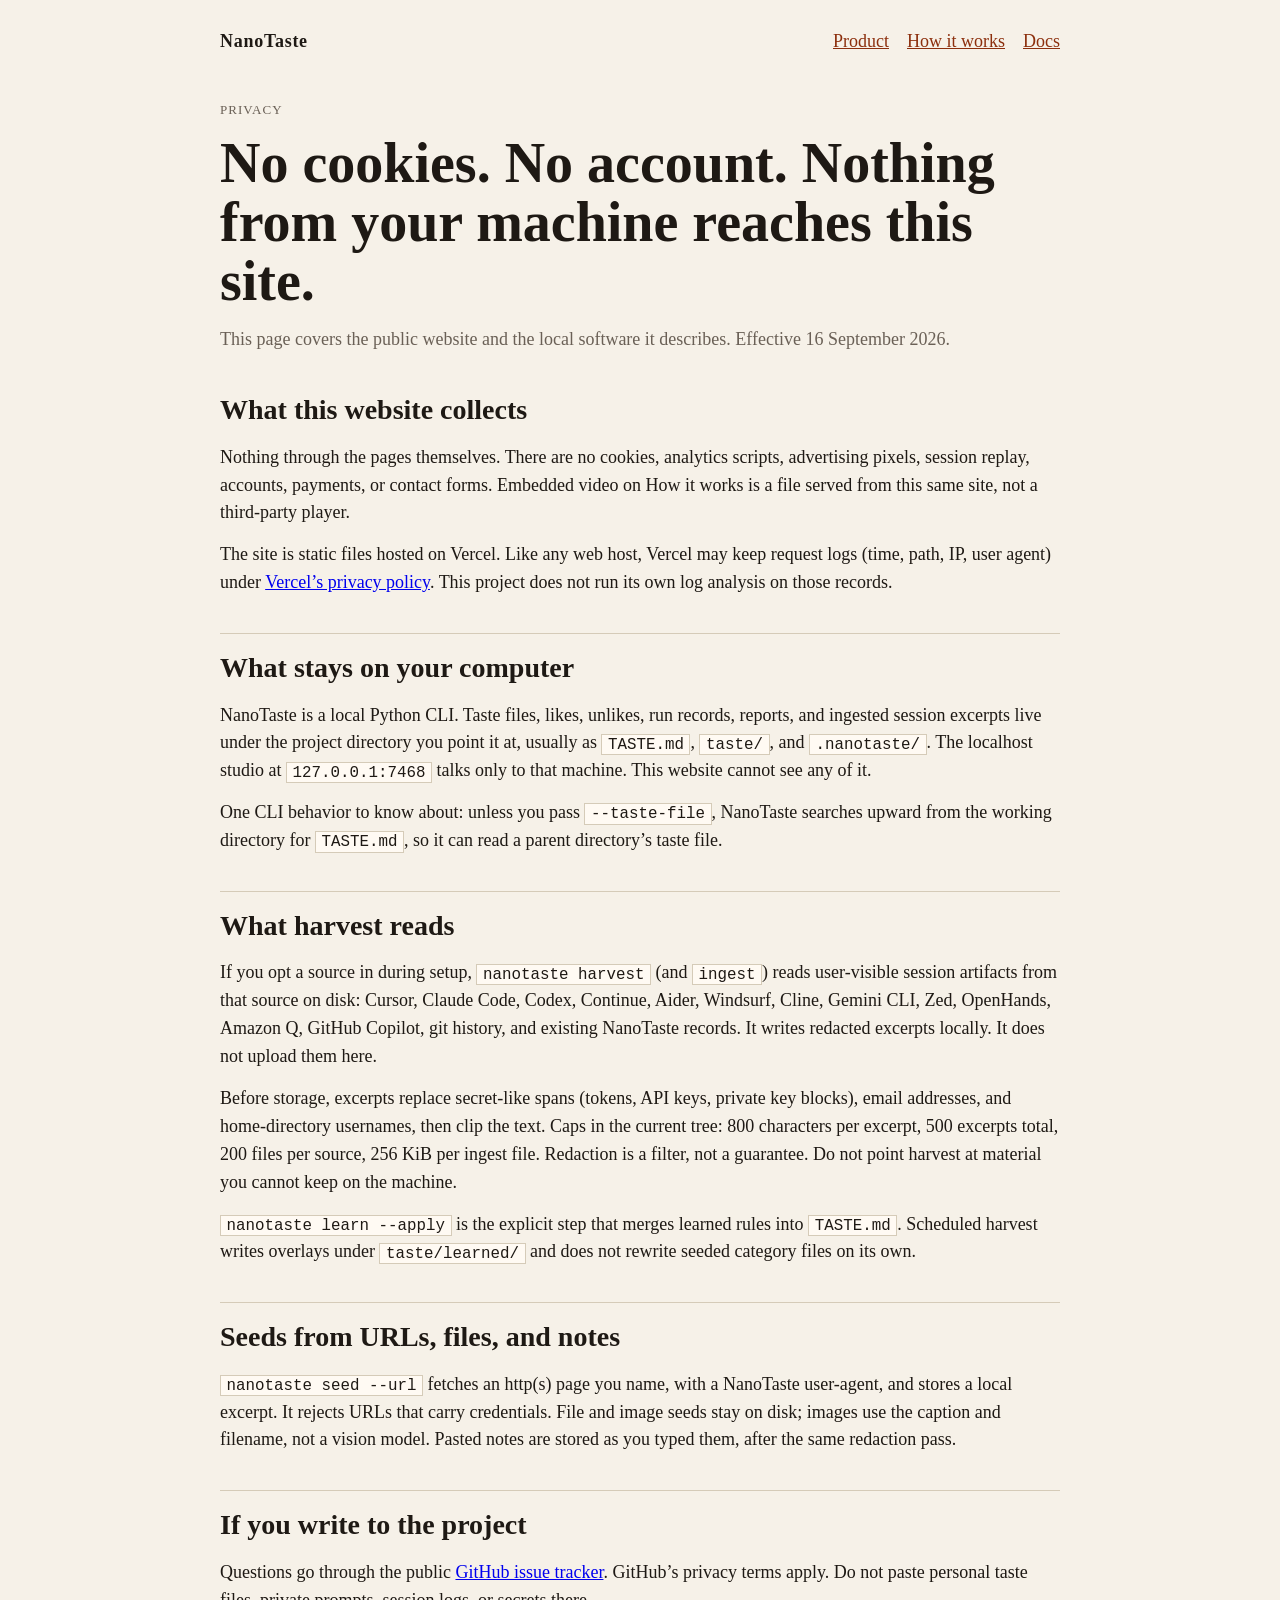
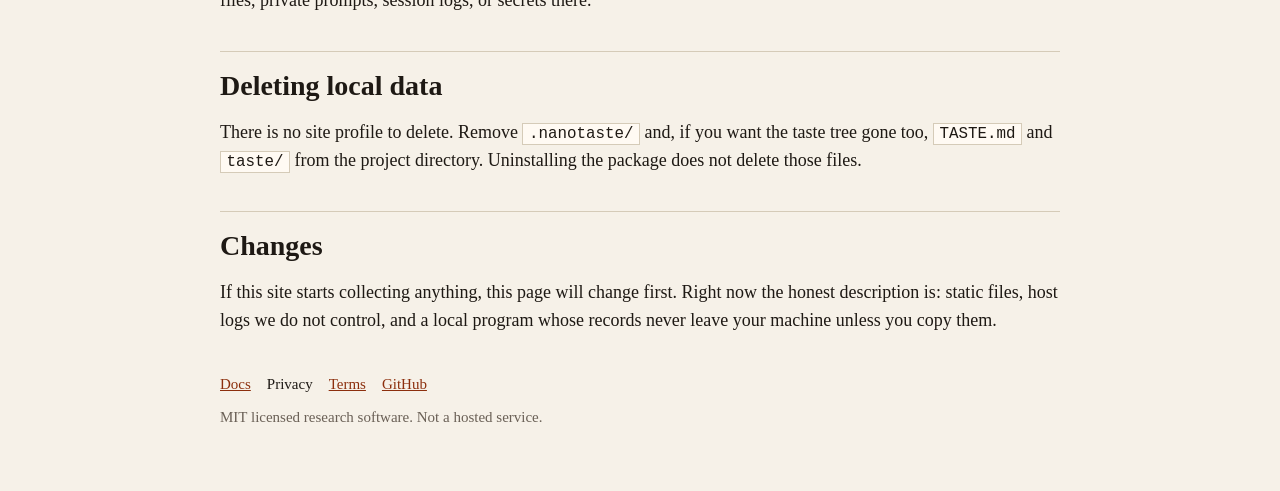
<file: website/privacy.html>
<!DOCTYPE html>
<html lang="en">
<head>
  <meta charset="utf-8">
  <meta name="viewport" content="width=device-width, initial-scale=1">
  <title>NanoTaste privacy</title>
  <meta name="description" content="This marketing site sets no cookies and runs no analytics. NanoTaste itself is a local CLI; session harvests and taste files stay on your machine.">
  <meta name="color-scheme" content="light">
  <meta name="theme-color" content="#f6f1e8">
  <meta name="robots" content="index, follow">
  <link rel="canonical" href="https://nanotaste.vercel.app/privacy">
  <link rel="icon" href="favicon.svg" type="image/svg+xml">
  <link rel="stylesheet" href="styles.css">
  <meta property="og:type" content="website">
  <meta property="og:url" content="https://nanotaste.vercel.app/privacy">
  <meta property="og:title" content="NanoTaste privacy">
  <meta property="og:description" content="No cookies, analytics, accounts, or hosted taste files. The CLI keeps records on your machine.">
  <meta property="og:image" content="https://nanotaste.vercel.app/assets/studio-overview.png">
</head>
<body>
  <a class="skip-link" href="#main">Skip to content</a>
  <header>
    <p class="mark"><a href="index.html">NanoTaste</a></p>
    <nav aria-label="Primary">
      <a href="index.html">Product</a>
      <a href="how-it-works.html">How it works</a>
      <a href="docs.html">Docs</a>
    </nav>
  </header>
  <main id="main">
    <div class="hero">
      <p class="kicker">Privacy</p>
      <h1>No cookies. No account. Nothing from your machine reaches this site.</h1>
      <p class="lede">This page covers the public website and the local software it describes. Effective 16 September 2026.</p>
    </div>

    <article class="doc">
      <h2 id="site">What this website collects</h2>
      <p>Nothing through the pages themselves. There are no cookies, analytics scripts, advertising pixels, session replay, accounts, payments, or contact forms. Embedded video on How it works is a file served from this same site, not a third-party player.</p>
      <p>The site is static files hosted on Vercel. Like any web host, Vercel may keep request logs (time, path, IP, user agent) under <a href="https://vercel.com/legal/privacy-policy">Vercel’s privacy policy</a>. This project does not run its own log analysis on those records.</p>

      <h2 id="local">What stays on your computer</h2>
      <p>NanoTaste is a local Python CLI. Taste files, likes, unlikes, run records, reports, and ingested session excerpts live under the project directory you point it at, usually as <code>TASTE.md</code>, <code>taste/</code>, and <code>.nanotaste/</code>. The localhost studio at <code>127.0.0.1:7468</code> talks only to that machine. This website cannot see any of it.</p>
      <p>One CLI behavior to know about: unless you pass <code>--taste-file</code>, NanoTaste searches upward from the working directory for <code>TASTE.md</code>, so it can read a parent directory’s taste file.</p>

      <h2 id="harvest">What harvest reads</h2>
      <p>If you opt a source in during setup, <code>nanotaste harvest</code> (and <code>ingest</code>) reads user-visible session artifacts from that source on disk: Cursor, Claude Code, Codex, Continue, Aider, Windsurf, Cline, Gemini CLI, Zed, OpenHands, Amazon Q, GitHub Copilot, git history, and existing NanoTaste records. It writes redacted excerpts locally. It does not upload them here.</p>
      <p>Before storage, excerpts replace secret-like spans (tokens, API keys, private key blocks), email addresses, and home-directory usernames, then clip the text. Caps in the current tree: 800 characters per excerpt, 500 excerpts total, 200 files per source, 256&nbsp;KiB per ingest file. Redaction is a filter, not a guarantee. Do not point harvest at material you cannot keep on the machine.</p>
      <p><code>nanotaste learn --apply</code> is the explicit step that merges learned rules into <code>TASTE.md</code>. Scheduled harvest writes overlays under <code>taste/learned/</code> and does not rewrite seeded category files on its own.</p>

      <h2 id="seeds">Seeds from URLs, files, and notes</h2>
      <p><code>nanotaste seed --url</code> fetches an http(s) page you name, with a NanoTaste user-agent, and stores a local excerpt. It rejects URLs that carry credentials. File and image seeds stay on disk; images use the caption and filename, not a vision model. Pasted notes are stored as you typed them, after the same redaction pass.</p>

      <h2 id="contact">If you write to the project</h2>
      <p>Questions go through the public <a href="https://github.com/myrrazor/ai-taste-research/issues">GitHub issue tracker</a>. GitHub’s privacy terms apply. Do not paste personal taste files, private prompts, session logs, or secrets there.</p>

      <h2 id="delete">Deleting local data</h2>
      <p>There is no site profile to delete. Remove <code>.nanotaste/</code> and, if you want the taste tree gone too, <code>TASTE.md</code> and <code>taste/</code> from the project directory. Uninstalling the package does not delete those files.</p>

      <h2 id="changes">Changes</h2>
      <p>If this site starts collecting anything, this page will change first. Right now the honest description is: static files, host logs we do not control, and a local program whose records never leave your machine unless you copy them.</p>
    </article>
  </main>
  <footer>
    <nav aria-label="Footer">
      <a href="docs.html">Docs</a>
      <a href="privacy.html" aria-current="page">Privacy</a>
      <a href="terms.html">Terms</a>
      <a href="https://github.com/myrrazor/ai-taste-research">GitHub</a>
    </nav>
    <p>MIT licensed research software. Not a hosted service.</p>
  </footer>
</body>
</html>
</file>
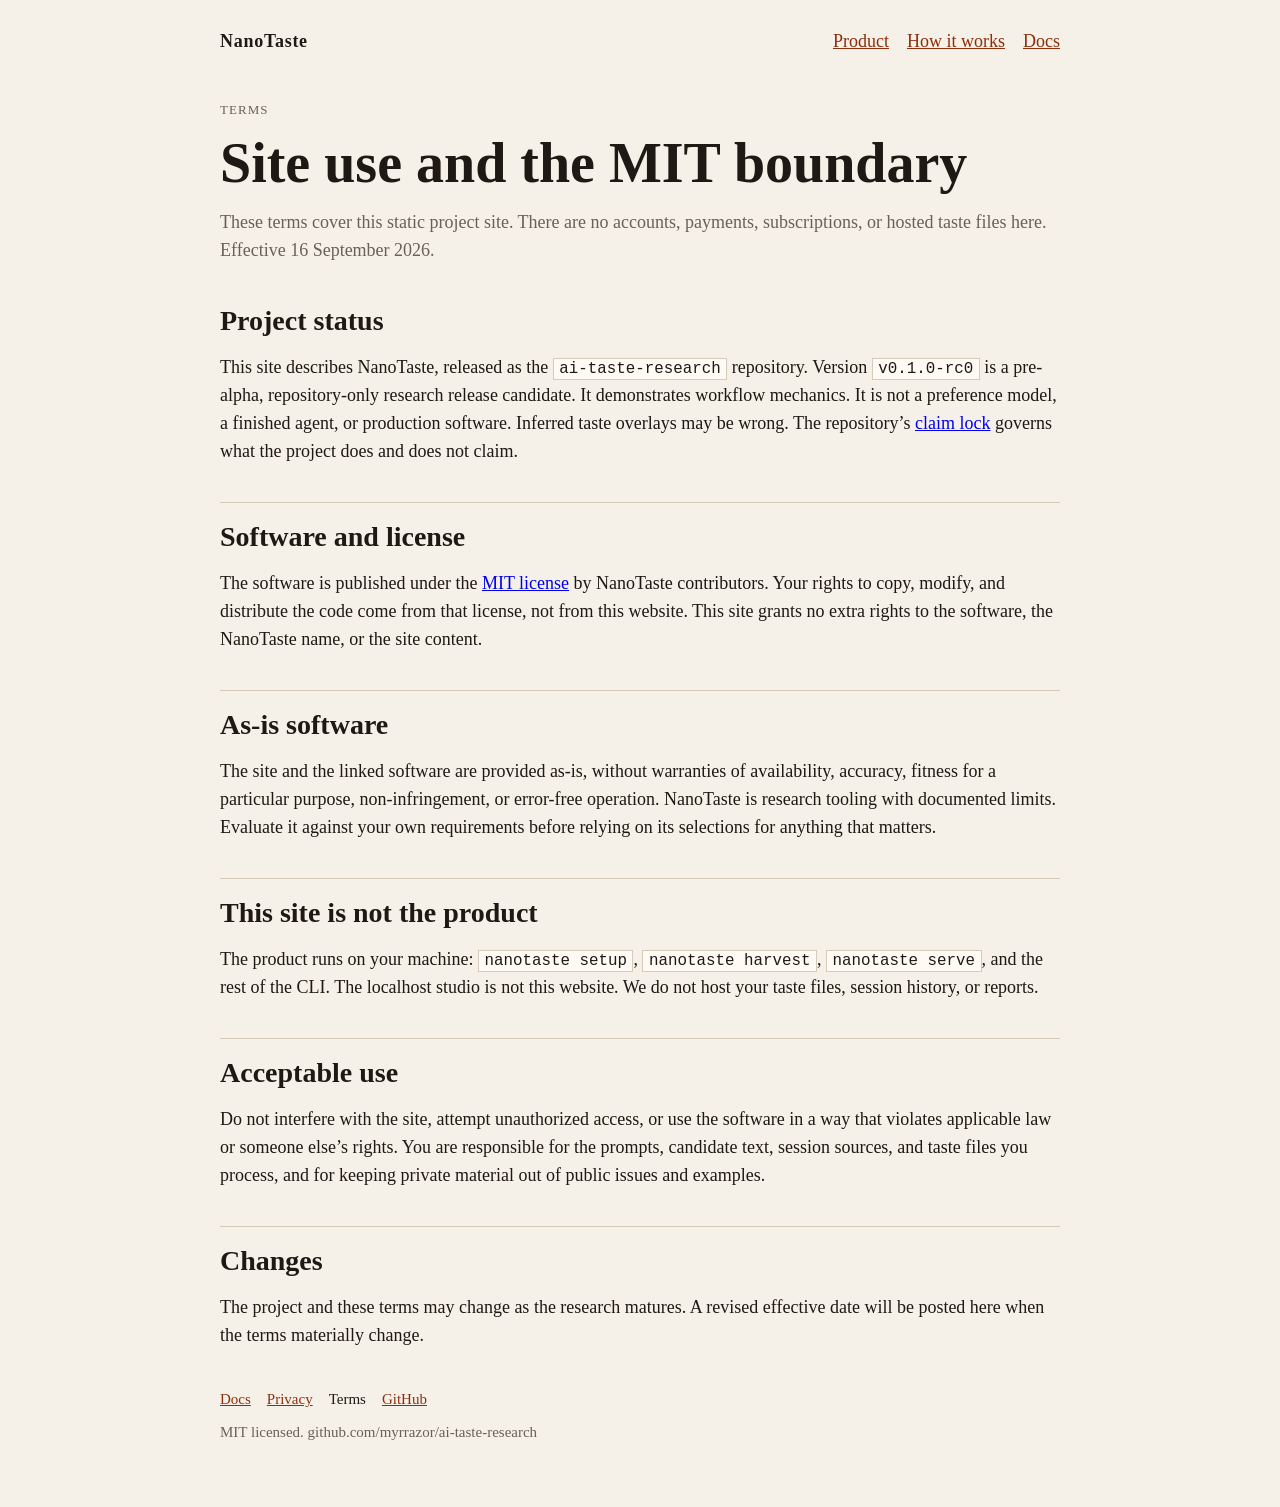
<file: website/terms.html>
<!DOCTYPE html>
<html lang="en">
<head>
  <meta charset="utf-8">
  <meta name="viewport" content="width=device-width, initial-scale=1">
  <title>NanoTaste terms</title>
  <meta name="description" content="Terms for the NanoTaste website: research-software status, MIT license boundary, as-is software, and acceptable use. No accounts or payments.">
  <meta name="color-scheme" content="light">
  <meta name="theme-color" content="#f6f1e8">
  <meta name="robots" content="index, follow">
  <link rel="canonical" href="https://nanotaste.vercel.app/terms">
  <link rel="icon" href="favicon.svg" type="image/svg+xml">
  <link rel="stylesheet" href="styles.css">
  <meta property="og:type" content="website">
  <meta property="og:url" content="https://nanotaste.vercel.app/terms">
  <meta property="og:title" content="NanoTaste terms">
  <meta property="og:description" content="Short terms for a static project site with no accounts, payments, or hosted service.">
  <meta property="og:image" content="https://nanotaste.vercel.app/assets/studio-overview.png">
</head>
<body>
  <a class="skip-link" href="#main">Skip to content</a>
  <header>
    <p class="mark"><a href="index.html">NanoTaste</a></p>
    <nav aria-label="Primary">
      <a href="index.html">Product</a>
      <a href="how-it-works.html">How it works</a>
      <a href="docs.html">Docs</a>
    </nav>
  </header>
  <main id="main">
    <div class="hero">
      <p class="kicker">Terms</p>
      <h1>Site use and the MIT boundary</h1>
      <p class="lede">These terms cover this static project site. There are no accounts, payments, subscriptions, or hosted taste files here. Effective 16 September 2026.</p>
    </div>

    <article class="doc">
      <h2 id="status">Project status</h2>
      <p>This site describes NanoTaste, released as the <code>ai-taste-research</code> repository. Version <code>v0.1.0-rc0</code> is a pre-alpha, repository-only research release candidate. It demonstrates workflow mechanics. It is not a preference model, a finished agent, or production software. Inferred taste overlays may be wrong. The repository’s <a href="https://github.com/myrrazor/ai-taste-research/blob/main/docs/RC0_CLAIMS.md">claim lock</a> governs what the project does and does not claim.</p>

      <h2 id="license">Software and license</h2>
      <p>The software is published under the <a href="https://github.com/myrrazor/ai-taste-research/blob/main/LICENSE">MIT license</a> by NanoTaste contributors. Your rights to copy, modify, and distribute the code come from that license, not from this website. This site grants no extra rights to the software, the NanoTaste name, or the site content.</p>

      <h2 id="as-is">As-is software</h2>
      <p>The site and the linked software are provided as-is, without warranties of availability, accuracy, fitness for a particular purpose, non-infringement, or error-free operation. NanoTaste is research tooling with documented limits. Evaluate it against your own requirements before relying on its selections for anything that matters.</p>

      <h2 id="site-vs-cli">This site is not the product</h2>
      <p>The product runs on your machine: <code>nanotaste setup</code>, <code>nanotaste harvest</code>, <code>nanotaste serve</code>, and the rest of the CLI. The localhost studio is not this website. We do not host your taste files, session history, or reports.</p>

      <h2 id="acceptable-use">Acceptable use</h2>
      <p>Do not interfere with the site, attempt unauthorized access, or use the software in a way that violates applicable law or someone else’s rights. You are responsible for the prompts, candidate text, session sources, and taste files you process, and for keeping private material out of public issues and examples.</p>

      <h2 id="changes">Changes</h2>
      <p>The project and these terms may change as the research matures. A revised effective date will be posted here when the terms materially change.</p>
    </article>
  </main>
  <footer>
    <nav aria-label="Footer">
      <a href="docs.html">Docs</a>
      <a href="privacy.html">Privacy</a>
      <a href="terms.html" aria-current="page">Terms</a>
      <a href="https://github.com/myrrazor/ai-taste-research">GitHub</a>
    </nav>
    <p>MIT licensed. github.com/myrrazor/ai-taste-research</p>
  </footer>
</body>
</html>
</file>
<file: website/styles.css>
:root {
  --ink: #1e1914;
  --paper: #f6f1e8;
  --card: #fffaf3;
  --line: #d5cbb8;
  --accent: #8c2f0d;
  --muted: #6a6056;
}

* { box-sizing: border-box; }

html, body {
  margin: 0;
  background: var(--paper);
  color: var(--ink);
  overflow-x: hidden;
}

html { scroll-behavior: smooth; }

body {
  font: 18px/1.55 "Liberation Serif", "DejaVu Serif", Palatino, Georgia, serif;
  min-width: 320px;
}

img, svg { max-width: 100%; }

body > header,
main,
footer {
  width: 100%;
  max-width: 880px;
  margin: 0 auto;
  padding-inline: 20px;
}

body > header {
  display: flex;
  justify-content: space-between;
  align-items: center;
  padding-top: 28px;
  padding-bottom: 8px;
}

.mark { font-weight: 700; letter-spacing: 0.04em; margin: 0; }

.mark a {
  color: inherit;
  text-decoration: none;
}

body > header nav,
footer nav {
  display: flex;
  gap: 18px;
  flex-wrap: wrap;
}

nav a, footer a, .row a { color: var(--accent); }

nav a[aria-current="page"] { color: var(--ink); text-decoration: none; }

.skip-link {
  position: absolute;
  left: 12px;
  top: 12px;
  z-index: 20;
  padding: 8px 12px;
  background: var(--ink);
  color: var(--paper);
  text-decoration: none;
  transform: translateY(-160%);
}

.skip-link:focus { transform: none; }

a:focus-visible,
button:focus-visible {
  outline: 2px solid var(--accent);
  outline-offset: 3px;
}

.kicker {
  text-transform: uppercase;
  letter-spacing: 0.08em;
  font-size: 13px;
  color: var(--muted);
}

h1 {
  font-size: clamp(32px, 6vw, 56px);
  line-height: 1.05;
  margin: 8px 0 16px;
  overflow-wrap: break-word;
}
h2 { font-size: 28px; margin: 0 0 12px; }
h3 { font-size: 20px; margin: 28px 0 8px; }

p { margin: 0 0 14px; }

.lede, figcaption, footer, .meta { color: var(--muted); }

.hero { padding: 36px 0 12px; }

.row { display: flex; gap: 16px; flex-wrap: wrap; align-items: center; }

.primary {
  background: var(--ink);
  color: var(--paper) !important;
  text-decoration: none;
  padding: 10px 16px;
}

section { padding: 20px 0 28px; }

.steps { padding-left: 20px; }
.steps li { margin: 12px 0; }

.split { display: grid; grid-template-columns: 1fr 1fr; gap: 20px; }

.split article, figure, .note, .toc {
  background: var(--card);
  border: 1px solid var(--line);
  padding: 18px 20px;
}

figure { margin: 16px 0 0; }

img, video { width: 100%; height: auto; background: #1f1a16; display: block; }

pre {
  background: #1f1a16;
  color: #f6f1e8;
  padding: 16px 18px;
  overflow: auto;
}

code {
  font-family: ui-monospace, "SFMono-Regular", Menlo, Consolas, monospace;
  font-size: 0.88em;
}

p code, li code, td code, dd code {
  background: var(--card);
  border: 1px solid var(--line);
  padding: 0.05em 0.35em;
  white-space: break-spaces;
  overflow-wrap: anywhere;
}

pre code {
  background: none;
  border: 0;
  padding: 0;
  font-size: 0.92em;
}

.doc h2 {
  padding-top: 12px;
  border-top: 1px solid var(--line);
  margin-top: 36px;
}

.doc h2:first-of-type { border-top: 0; margin-top: 8px; padding-top: 0; }

.doc ul, .doc ol { padding-left: 22px; }
.doc li { margin: 8px 0; }

.toc {
  display: block;
  margin: 0 0 28px;
}
.toc h2 { font-size: 20px; margin: 0 0 10px; }
.toc ol { margin: 0; padding-left: 22px; }
.toc a { color: var(--accent); }

.note { margin: 16px 0; }
.note p:last-child { margin-bottom: 0; }

.cmds {
  width: 100%;
  border-collapse: collapse;
  font-size: 16px;
}

.cmds th, .cmds td {
  text-align: left;
  vertical-align: top;
  padding: 10px 12px 10px 0;
  border-top: 1px solid var(--line);
}

.cmds th { color: var(--muted); font-weight: 600; }

.cmds code { white-space: nowrap; }

.missing { padding: 48px 0 80px; }
.missing h1 { max-width: 16ch; }

footer {
  display: flex;
  flex-direction: column;
  gap: 10px;
  padding-top: 24px;
  padding-bottom: 48px;
  font-size: 15px;
}

footer nav { gap: 16px; }

::selection {
  background: var(--ink);
  color: var(--paper);
}

@media (max-width: 720px) {
  .split { grid-template-columns: 1fr; }
  body > header { flex-direction: column; align-items: flex-start; gap: 12px; }
  h1 { font-size: clamp(28px, 9vw, 40px); }
  .cmds { display: block; overflow-x: auto; }
  .cmds code { white-space: normal; }
}

@media (prefers-reduced-motion: reduce) {
  html { scroll-behavior: auto; }
}
</file>
